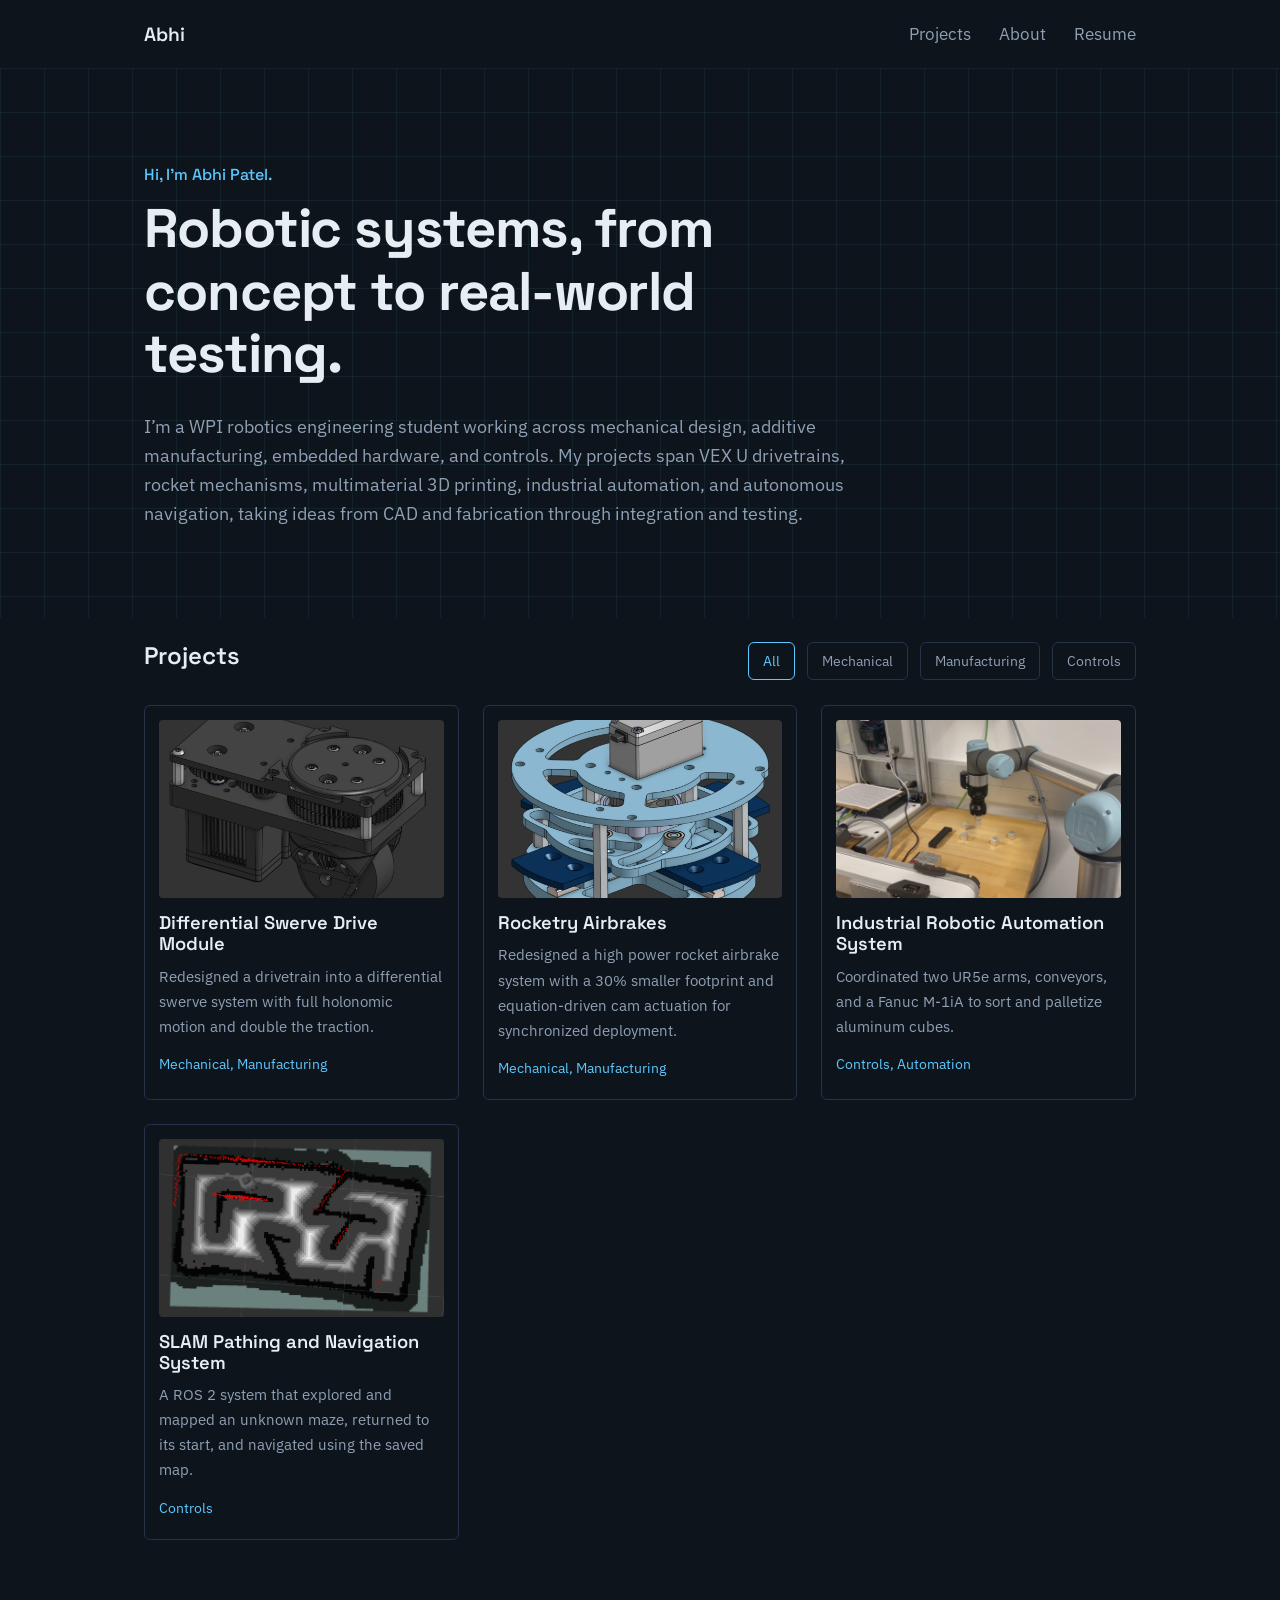
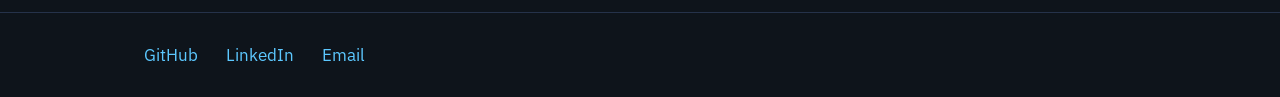
<file: index.html>
<!DOCTYPE html>
<html lang="en">
  <head>
    <meta charset="utf-8">
    <meta name="viewport" content="width=device-width, initial-scale=1">
    <title>Abhi | Robotics Engineering Portfolio</title>
    <meta
      name="description"
      content="Robotics engineering portfolio: mechanical design, manufacturing, and controls."
    >
    <link rel="preconnect" href="https://fonts.googleapis.com">
    <link rel="preconnect" href="https://fonts.gstatic.com" crossorigin>
    <link
      href="https://fonts.googleapis.com/css2?family=IBM+Plex+Sans:wght@400;500&family=Space+Grotesk:wght@500;600;700&display=swap"
      rel="stylesheet"
    >
    <link rel="stylesheet" href="assets/css/style.css">
  </head>
  <body>
    <div data-site-header></div>
    <main>
      <section class="hero">
        <div class="wrap">
          <p class="hero-greeting">Hi, I'm Abhi Patel.</p>
          <h1>Robotic systems, from concept to real-world testing.</h1>
          <p class="lead">
            I’m a WPI robotics engineering student working across mechanical design,
            additive manufacturing, embedded hardware, and controls. My projects span
            VEX U drivetrains, rocket mechanisms, multimaterial 3D printing, industrial
            automation, and autonomous navigation, taking ideas from CAD and fabrication
            through integration and testing.
          </p>
        </div>
      </section>
      <section id="projects" class="wrap">
        <div class="row">
          <h2>Projects</h2>
          <div class="filters" role="group" aria-label="Filter projects">
            <button class="on" data-f="all">All</button>
            <button data-f="mechanical">Mechanical</button>
            <button data-f="manufacturing">Manufacturing</button>
            <button data-f="controls">Controls</button>
          </div>
        </div>
        <div class="grid">
          <!-- <a class="card" href="projects/vex-u-robotics.html" data-tags="mechanical manufacturing">
            <div class="ph "><span>Add photo</span></div>
            <h3>VEX U Robotics: Dual-Robot Ascent System</h3>
            <p>Mechanical design and fabrication lead. Designed a dual-robot ascent system that climbs in five seconds.</p>
            <span class="tags">Mechanical, Manufacturing</span>
          </a> -->

          <a class="card" href="projects/swerve-drive.html" data-tags="mechanical manufacturing">
            <img
              class="media "
              src="assets/images/differential_swerve/differential_swerve_overview.png"
              alt="CAD render of the differential swerve module showing the gear stack, drive motor, and wheel"
              loading="lazy"
            >
            <h3>Differential Swerve Drive Module</h3>
            <p>Redesigned a drivetrain into a differential swerve system with full holonomic motion and double the traction.</p>
            <span class="tags">Mechanical, Manufacturing</span>
          </a>

          <a class="card" href="projects/rocketry-airbrakes.html" data-tags="mechanical manufacturing">
            <img
              class="media"
              src="assets/images/rocketry_airbrakes/airbrakes-overview.png"
              alt="Overview of the rocketry airbrakes assembly"
              loading="lazy"
            >
            <h3>Rocketry Airbrakes</h3>
            <p>Redesigned a high power rocket airbrake system with a 30% smaller footprint and equation-driven cam actuation for synchronized deployment.</p>
            <span class="tags">Mechanical, Manufacturing</span>
          </a>

          <!-- <a class="card" href="projects/multimaterial-3d-printer.html" data-tags="manufacturing controls">
            <div class="ph "><span>Add photo</span></div>
            <h3>Multimaterial FDM 3D Printer</h3>
            <p>Built an open source 3D printer with interchangeable tool heads for printing multiple materials in one part.</p>
            <span class="tags">Manufacturing, Controls</span>
          </a> -->

          <a class="card" href="projects/industrial-automation.html" data-tags="controls">
            <img
              class="media"
              src="assets/images/industrial_automation/industrial_automation_overview.png"
              alt="Fanuc M-1iA above aluminum cubes at the industrial automation cell"
              loading="lazy"
            >
            <h3>Industrial Robotic Automation System</h3>
            <p>Coordinated two UR5e arms, conveyors, and a Fanuc M-1iA to sort and palletize aluminum cubes.</p>
            <span class="tags">Controls, Automation</span>
          </a>

          <a class="card" href="projects/slam-navigation.html" data-tags="controls">
            <img
              class="media"
              src="assets/images/slam_navigation/accurate_localization.png"
              alt="AMCL pose estimate aligned with the TurtleBot3's actual location on the map"
              loading="lazy"
            >
            <h3>SLAM Pathing and Navigation System</h3>
            <p>A ROS 2 system that explored and mapped an unknown maze, returned to its start, and navigated using the saved map.</p>
            <span class="tags">Controls</span>
          </a>

          <!-- <a class="card" href="projects/sensor-interface-pcb.html" data-tags="controls">
            <div class="ph "><span>Add photo</span></div>
            <h3>Embedded Sensor Interface PCB</h3>
            <p>A custom board that connects I2C sensors to a central robot controller for odometry and localization.</p>
            <span class="tags">Controls</span>
          </a> -->
        </div>
      </section>
    </main>

    <script>
      document.querySelectorAll('.filters button').forEach((b) => {
        b.onclick = () => {
          document.querySelectorAll('.filters button').forEach((x) => x.classList.toggle('on', x === b));
          document.querySelectorAll('.card').forEach((c) => {
            c.hidden = b.dataset.f !== 'all' && !c.dataset.tags.includes(b.dataset.f);
          });
        };
      });
    </script>

    <div data-site-footer></div>
    <script src="assets/js/site-shared.js"></script>
  </body>
</html>
</file>
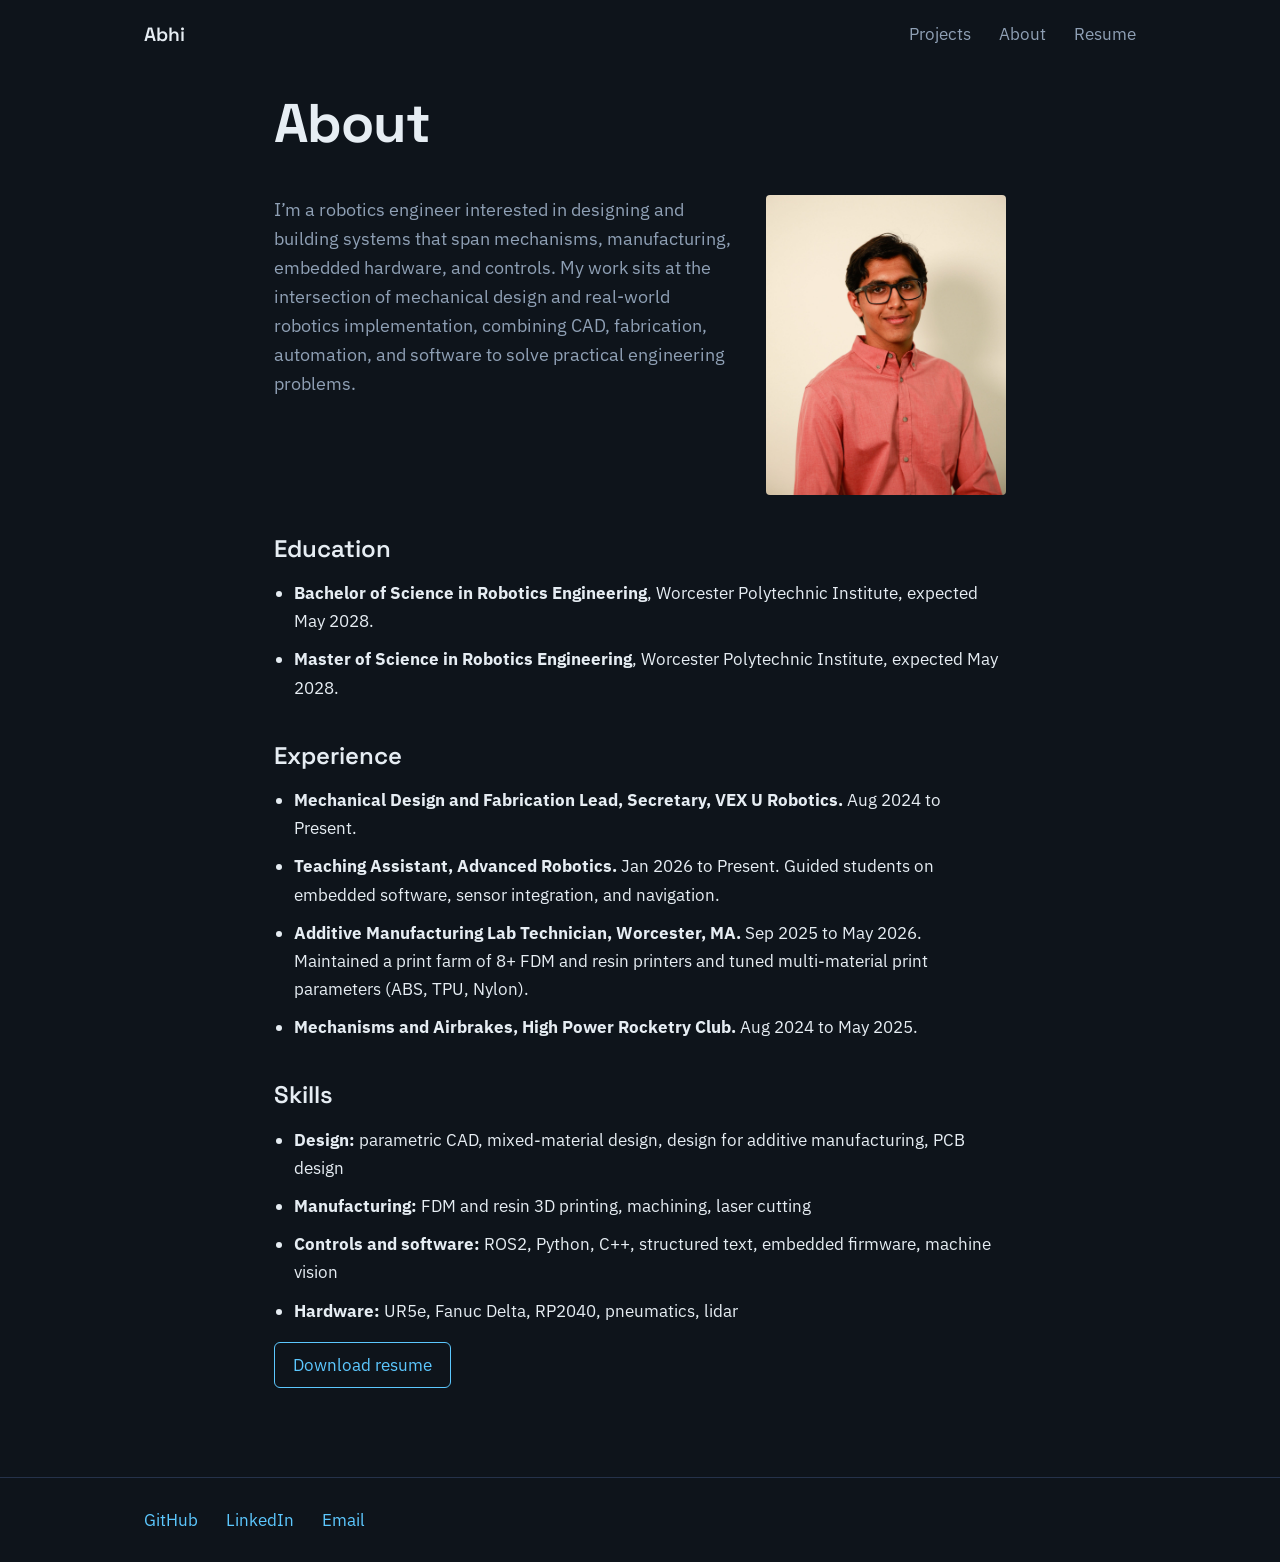
<file: about.html>
<!DOCTYPE html>
<html lang="en">
  <head>
    <meta charset="utf-8">
    <meta name="viewport" content="width=device-width, initial-scale=1">
    <title>About | Abhi</title>
    <meta name="description" content="About Abhi: robotics engineer focused on mechanical design, manufacturing, controls, and embedded systems.">
    <link rel="preconnect" href="https://fonts.googleapis.com">
    <link rel="preconnect" href="https://fonts.gstatic.com" crossorigin>
    <link
      href="https://fonts.googleapis.com/css2?family=IBM+Plex+Sans:wght@400;500&family=Space+Grotesk:wght@500;600;700&display=swap"
      rel="stylesheet"
    >
    <link rel="stylesheet" href="assets/css/style.css">
  </head>
  <body>
    <div data-site-header></div>
    <main class="wrap page">
      <h1>About</h1>
      <section class="about-intro">
        <p class="lead">
          I’m a robotics engineer interested in designing and building systems that span
          mechanisms, manufacturing, embedded hardware, and controls. My work sits at the
          intersection of mechanical design and real-world robotics implementation,
          combining CAD, fabrication, automation, and software to solve practical
          engineering problems.
        </p>
        <img
          class="about-photo"
          src="assets/images/about/profile_picture.jpg"
          alt="Portrait of Abhi Patel"
          loading="lazy"
        >
      </section>
      <section>
        <h2>Education</h2>
        <ul>
          <li><strong>Bachelor of Science in Robotics Engineering</strong>, Worcester Polytechnic Institute, expected May 2028.</li>
          <li><strong>Master of Science in Robotics Engineering</strong>, Worcester Polytechnic Institute, expected May 2028.</li>
        </ul>
      </section>
      <section>
        <h2>Experience</h2>
        <ul>
          <li><strong>Mechanical Design and Fabrication Lead, Secretary, VEX U Robotics.</strong> Aug 2024 to Present.</li>
          <li><strong>Teaching Assistant, Advanced Robotics.</strong> Jan 2026 to Present. Guided students on embedded software, sensor integration, and navigation.</li>
          <li><strong>Additive Manufacturing Lab Technician, Worcester, MA.</strong> Sep 2025 to May 2026. Maintained a print farm of 8+ FDM and resin printers and tuned multi-material print parameters (ABS, TPU, Nylon).</li>
          <li><strong>Mechanisms and Airbrakes, High Power Rocketry Club.</strong> Aug 2024 to May 2025.</li>
        </ul>
      </section>
      <section>
        <h2>Skills</h2>
        <ul>
          <li><strong>Design:</strong> parametric CAD, mixed-material design, design for additive manufacturing, PCB design</li>
          <li><strong>Manufacturing:</strong> FDM and resin 3D printing, machining, laser cutting</li>
          <li><strong>Controls and software:</strong> ROS2, Python, C++, structured text, embedded firmware, machine vision</li>
          <li><strong>Hardware:</strong> UR5e, Fanuc Delta, RP2040, pneumatics, lidar</li>
        </ul>
      </section>
      <p>
        <a class="btn" href="assets/resume/Abhi Patel Resume.pdf">Download resume</a>
      </p>
    </main>
    <div data-site-footer></div>
    <script src="assets/js/site-shared.js"></script>
  </body>
</html>
</file>
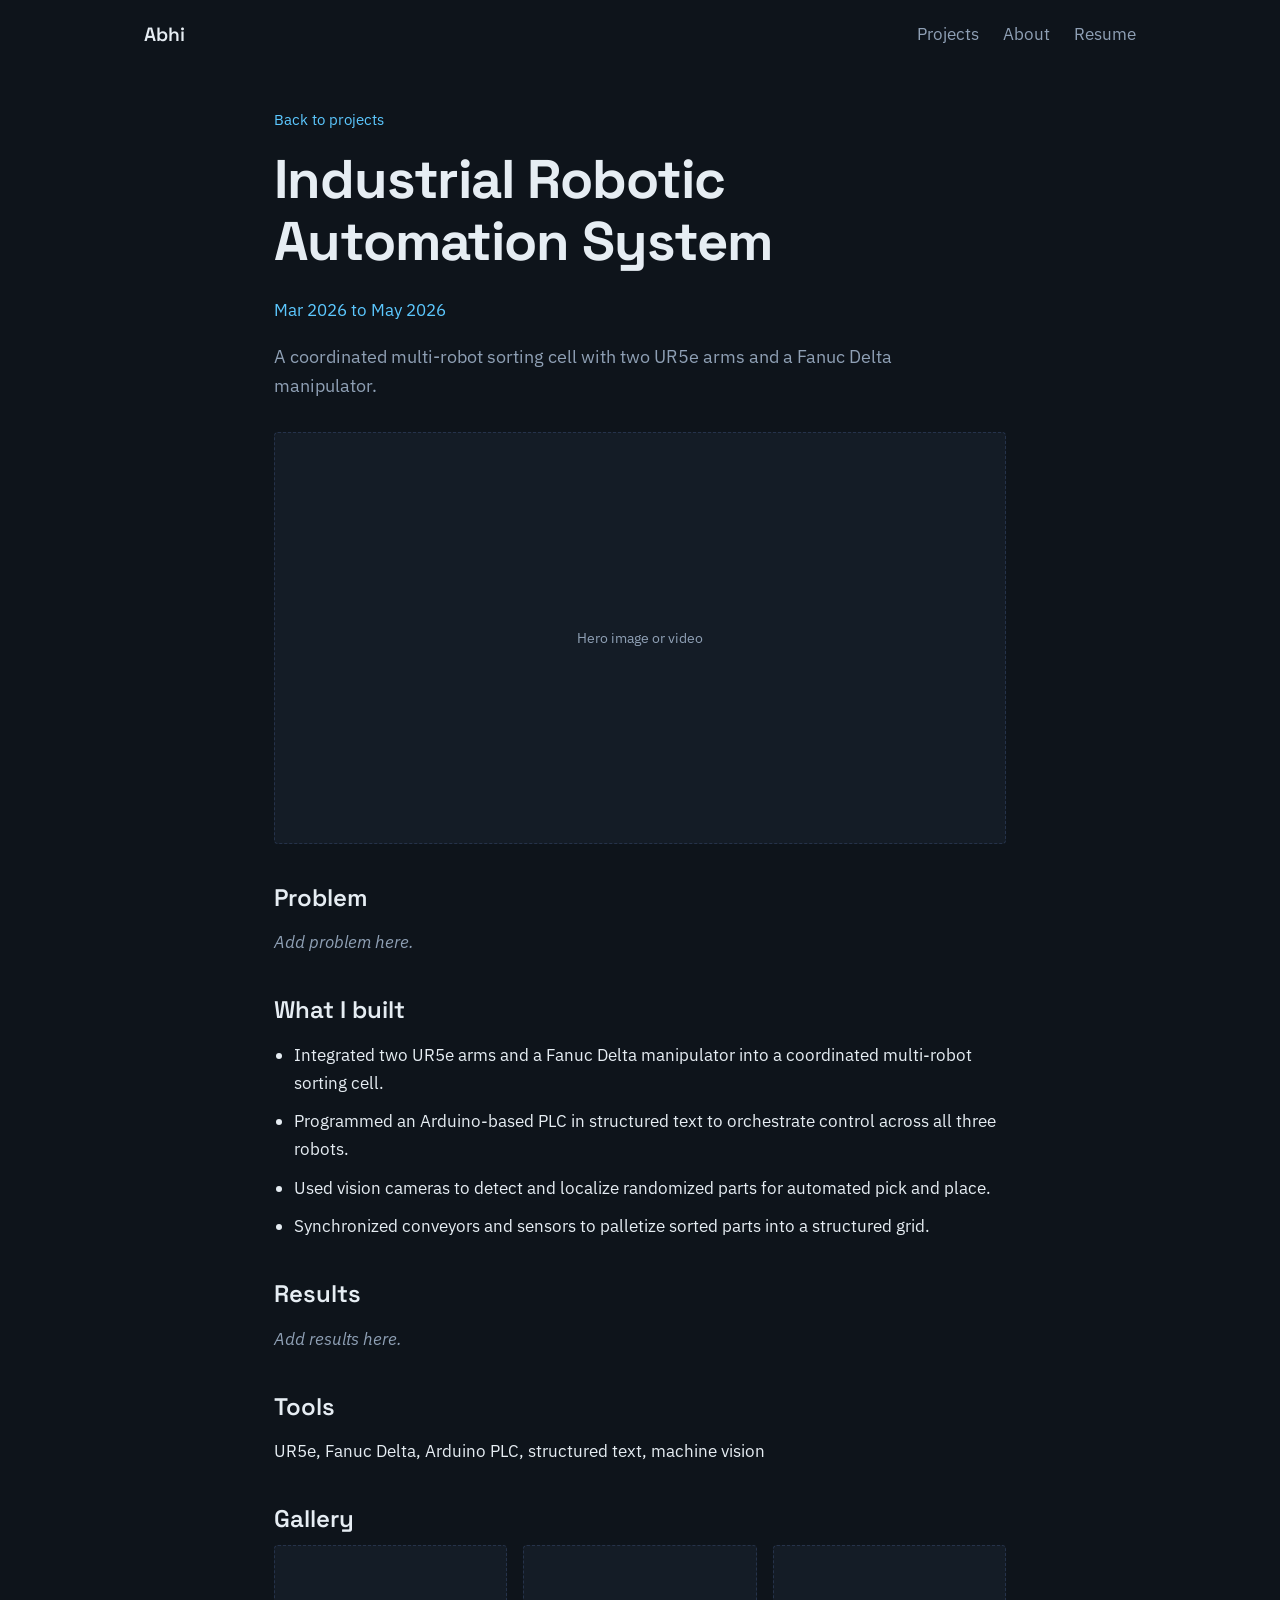
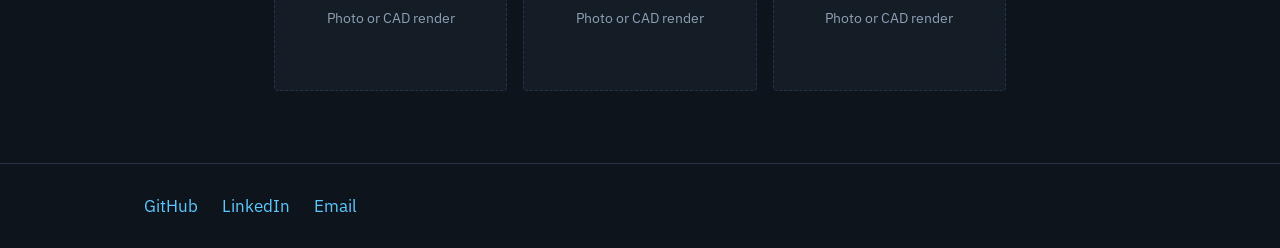
<file: industrial-automation.html>
<!DOCTYPE html><html lang="en"><head><meta charset="utf-8"><meta name="viewport" content="width=device-width, initial-scale=1"><title>Industrial Robotic Automation System | Abhi</title><meta name="description" content="A coordinated multi-robot sorting cell with two UR5e arms and a Fanuc Delta manipulator."><link rel="preconnect" href="https://fonts.googleapis.com"><link rel="preconnect" href="https://fonts.gstatic.com" crossorigin><link href="https://fonts.googleapis.com/css2?family=IBM+Plex+Sans:wght@400;500&family=Space+Grotesk:wght@500;600;700&display=swap" rel="stylesheet"><link rel="stylesheet" href="../assets/css/style.css"></head><body>
<header class="nav"><a class="brand" href="../index.html">Abhi</a><nav><a href="../index.html#projects">Projects</a><a href="../about.html">About</a><a href="../resume.pdf">Resume</a></nav></header>
<main class="wrap page"><p class="back"><a href="../index.html#projects">Back to projects</a></p><h1>Industrial Robotic Automation System</h1><p class="meta">Mar 2026 to May 2026</p><p class="lead">A coordinated multi-robot sorting cell with two UR5e arms and a Fanuc Delta manipulator.</p><div class="ph hero-media"><span>Hero image or video</span></div><section><h2>Problem</h2><p class="todo">Add problem here.</p></section><section><h2>What I built</h2><ul><li>Integrated two UR5e arms and a Fanuc Delta manipulator into a coordinated multi-robot sorting cell.</li><li>Programmed an Arduino-based PLC in structured text to orchestrate control across all three robots.</li><li>Used vision cameras to detect and localize randomized parts for automated pick and place.</li><li>Synchronized conveyors and sensors to palletize sorted parts into a structured grid.</li></ul></section><section><h2>Results</h2><p class="todo">Add results here.</p></section><section><h2>Tools</h2><p>UR5e, Fanuc Delta, Arduino PLC, structured text, machine vision</p></section><section><h2>Gallery</h2><div class="gal"><div class="ph "><span>Photo or CAD render</span></div><div class="ph "><span>Photo or CAD render</span></div><div class="ph "><span>Photo or CAD render</span></div></div></section></main><footer><div class="wrap"><a href="https://github.com/YOUR-USERNAME">GitHub</a><a href="https://linkedin.com/in/YOUR-PROFILE">LinkedIn</a><a href="mailto:you@example.com">Email</a></div></footer></body></html>
</file>
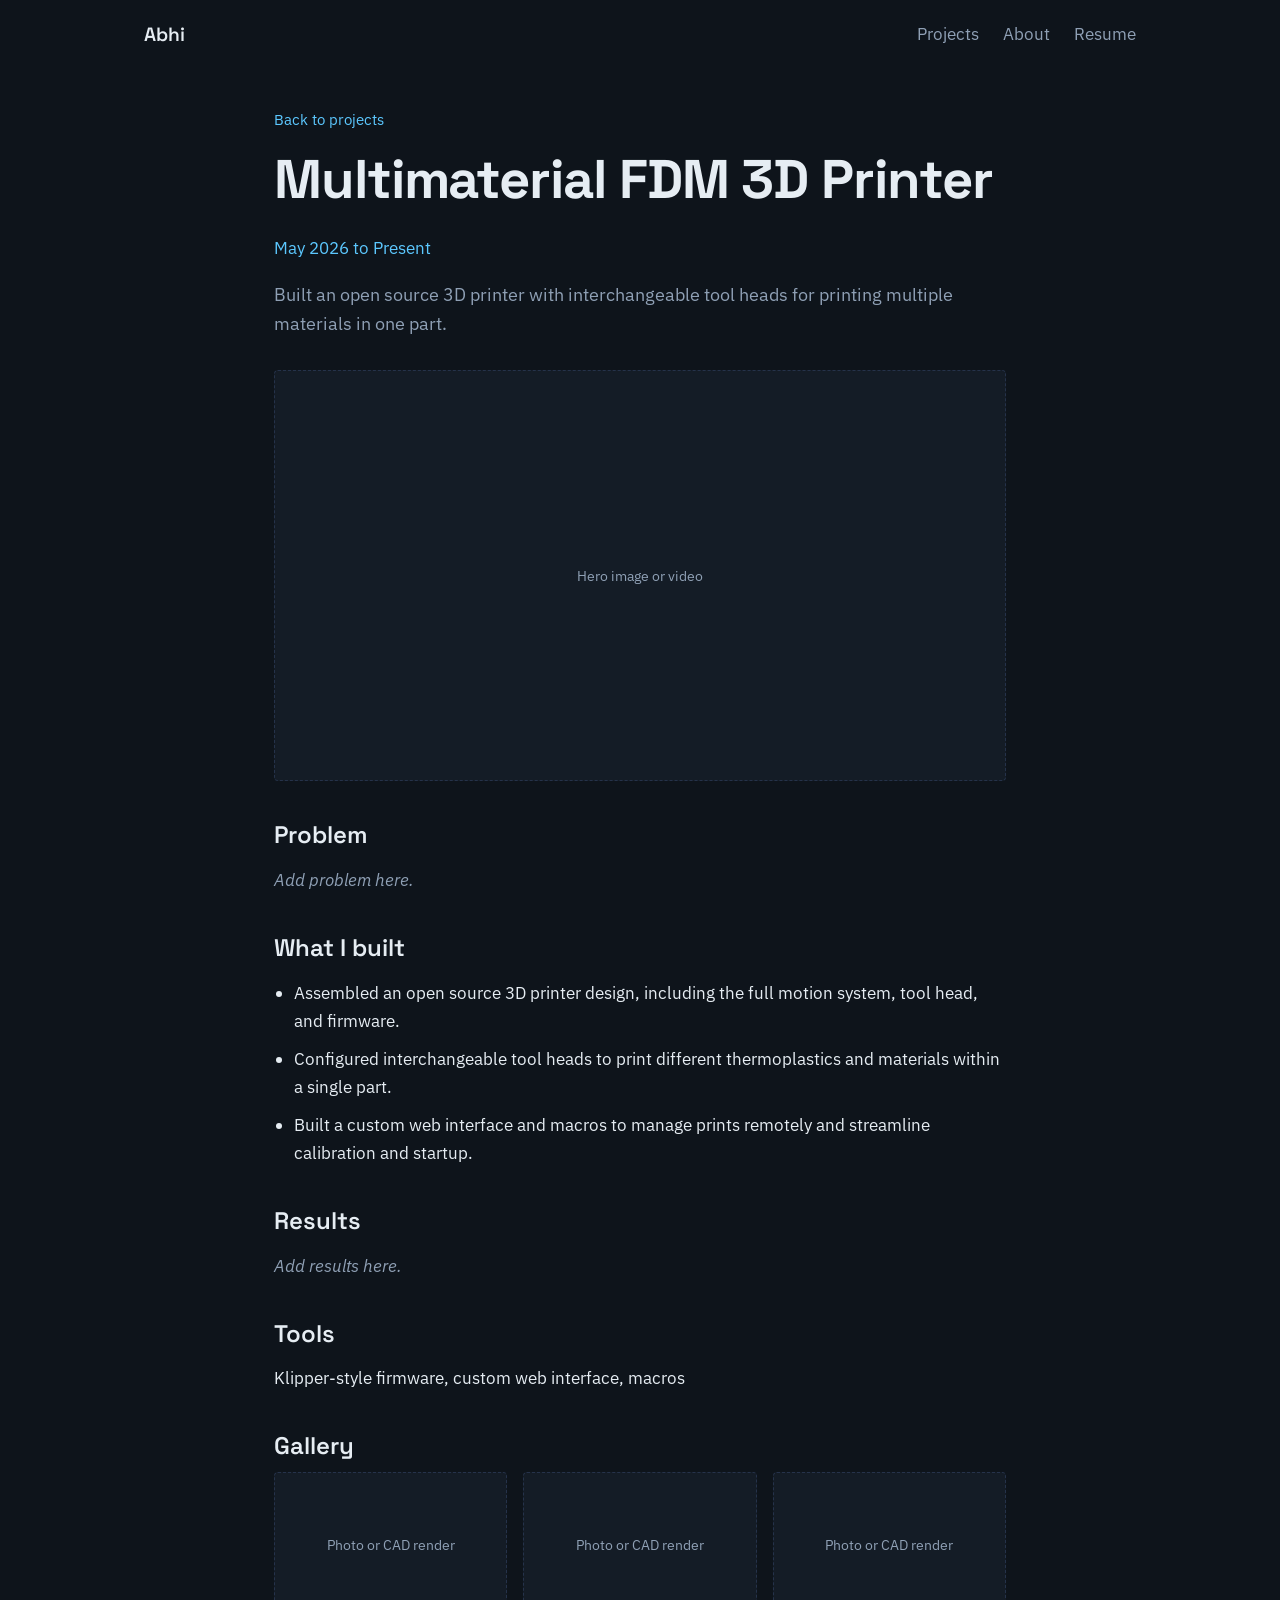
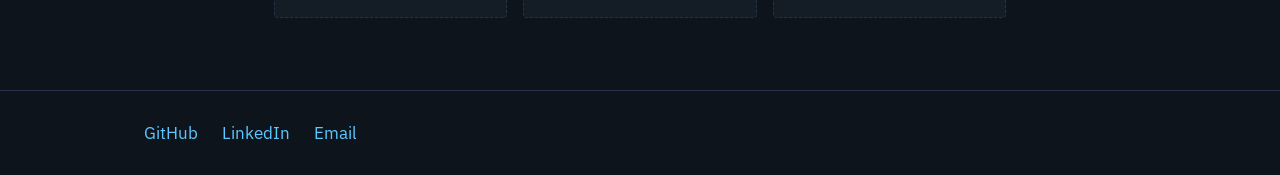
<file: multimaterial-3d-printer.html>
<!DOCTYPE html><html lang="en"><head><meta charset="utf-8"><meta name="viewport" content="width=device-width, initial-scale=1"><title>Multimaterial FDM 3D Printer | Abhi</title><meta name="description" content="Built an open source 3D printer with interchangeable tool heads for printing multiple materials in one part."><link rel="preconnect" href="https://fonts.googleapis.com"><link rel="preconnect" href="https://fonts.gstatic.com" crossorigin><link href="https://fonts.googleapis.com/css2?family=IBM+Plex+Sans:wght@400;500&family=Space+Grotesk:wght@500;600;700&display=swap" rel="stylesheet"><link rel="stylesheet" href="../assets/css/style.css"></head><body>
<header class="nav"><a class="brand" href="../index.html">Abhi</a><nav><a href="../index.html#projects">Projects</a><a href="../about.html">About</a><a href="../resume.pdf">Resume</a></nav></header>
<main class="wrap page"><p class="back"><a href="../index.html#projects">Back to projects</a></p><h1>Multimaterial FDM 3D Printer</h1><p class="meta">May 2026 to Present</p><p class="lead">Built an open source 3D printer with interchangeable tool heads for printing multiple materials in one part.</p><div class="ph hero-media"><span>Hero image or video</span></div><section><h2>Problem</h2><p class="todo">Add problem here.</p></section><section><h2>What I built</h2><ul><li>Assembled an open source 3D printer design, including the full motion system, tool head, and firmware.</li><li>Configured interchangeable tool heads to print different thermoplastics and materials within a single part.</li><li>Built a custom web interface and macros to manage prints remotely and streamline calibration and startup.</li></ul></section><section><h2>Results</h2><p class="todo">Add results here.</p></section><section><h2>Tools</h2><p>Klipper-style firmware, custom web interface, macros</p></section><section><h2>Gallery</h2><div class="gal"><div class="ph "><span>Photo or CAD render</span></div><div class="ph "><span>Photo or CAD render</span></div><div class="ph "><span>Photo or CAD render</span></div></div></section></main><footer><div class="wrap"><a href="https://github.com/YOUR-USERNAME">GitHub</a><a href="https://linkedin.com/in/YOUR-PROFILE">LinkedIn</a><a href="mailto:you@example.com">Email</a></div></footer></body></html>
</file>
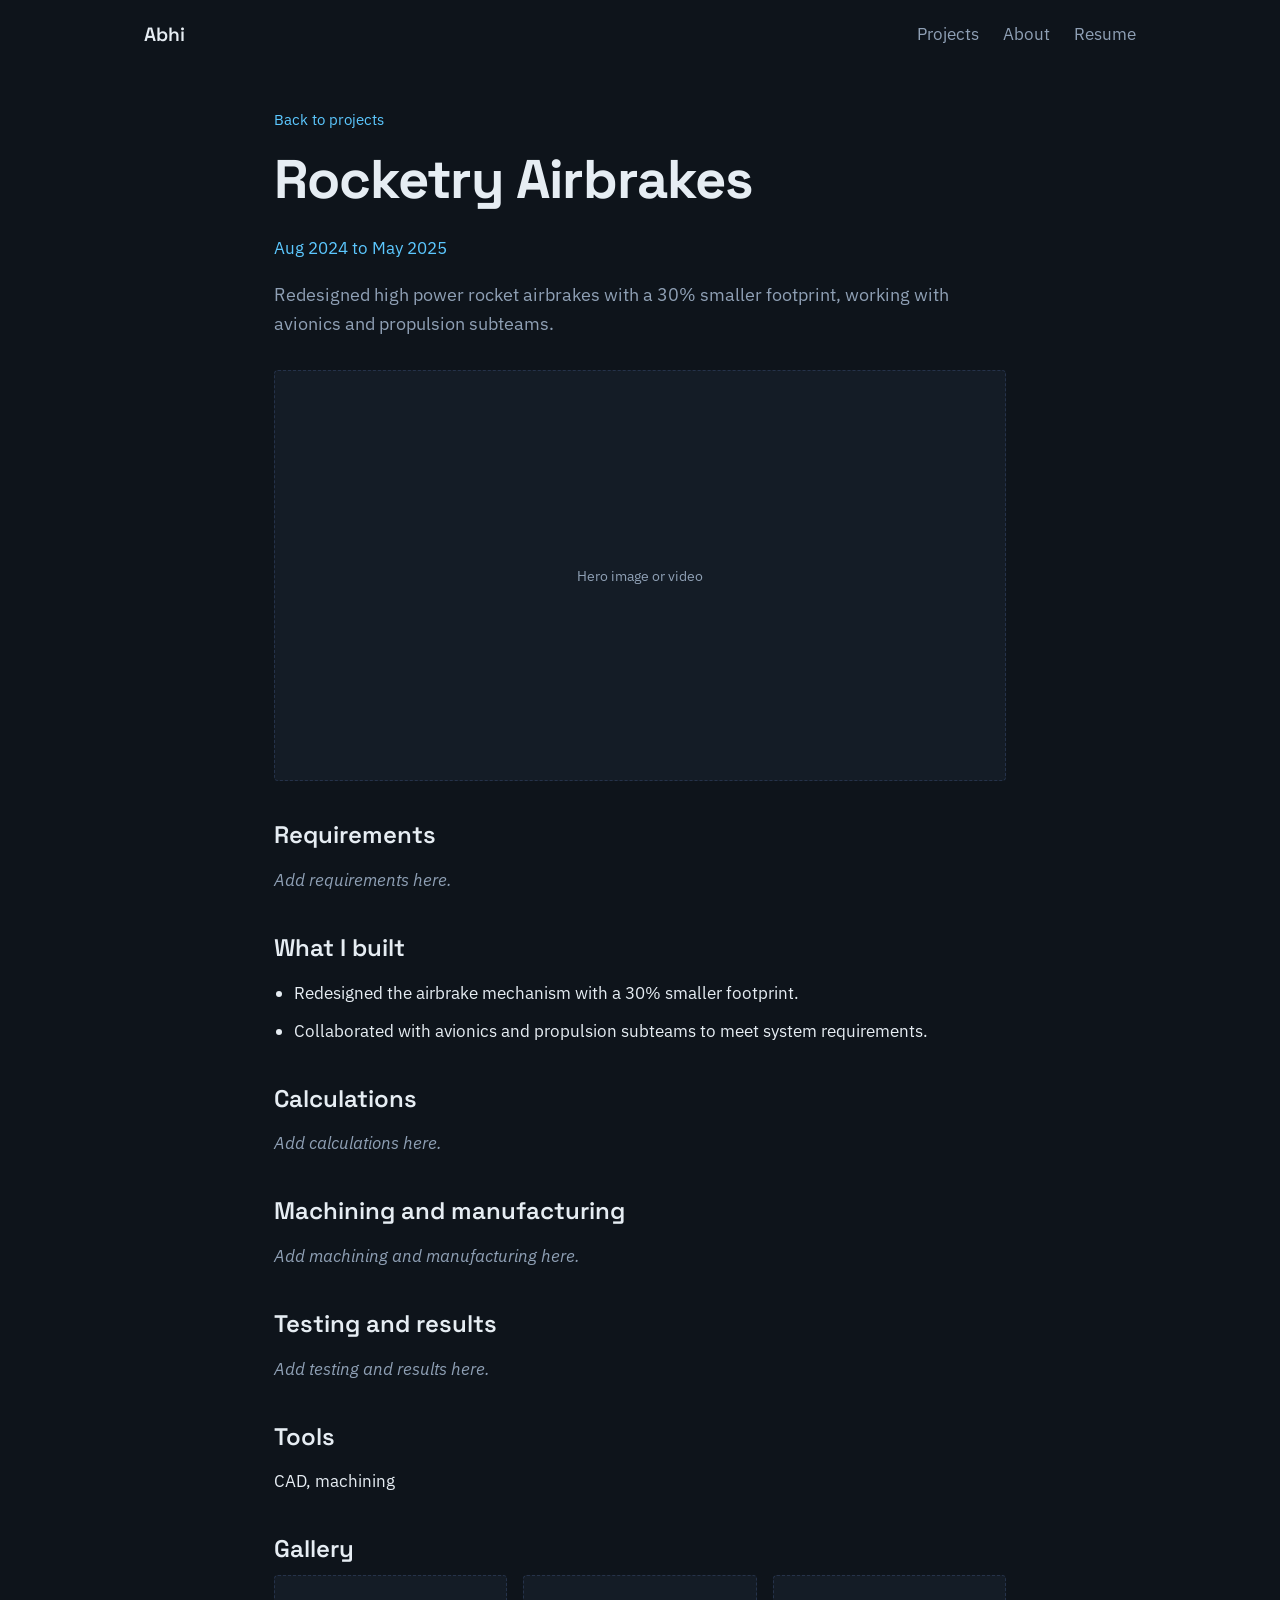
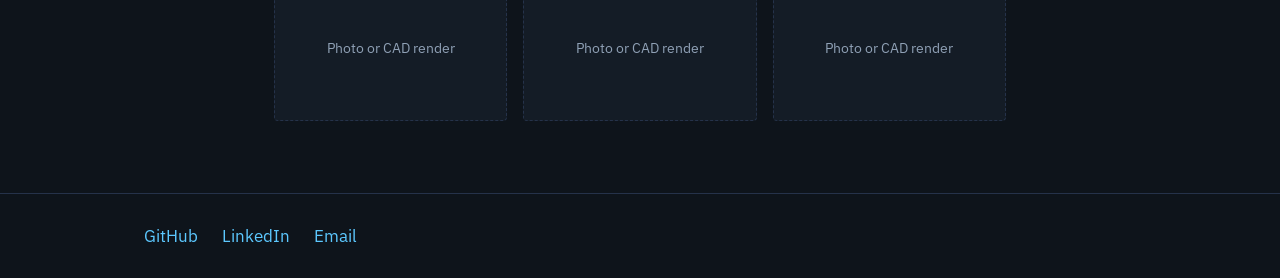
<file: rocketry-airbrakes.html>
<!DOCTYPE html><html lang="en"><head><meta charset="utf-8"><meta name="viewport" content="width=device-width, initial-scale=1"><title>Rocketry Airbrakes | Abhi</title><meta name="description" content="Redesigned high power rocket airbrakes with a 30% smaller footprint, working with avionics and propulsion subteams."><link rel="preconnect" href="https://fonts.googleapis.com"><link rel="preconnect" href="https://fonts.gstatic.com" crossorigin><link href="https://fonts.googleapis.com/css2?family=IBM+Plex+Sans:wght@400;500&family=Space+Grotesk:wght@500;600;700&display=swap" rel="stylesheet"><link rel="stylesheet" href="../assets/css/style.css"></head><body>
<header class="nav"><a class="brand" href="../index.html">Abhi</a><nav><a href="../index.html#projects">Projects</a><a href="../about.html">About</a><a href="../resume.pdf">Resume</a></nav></header>
<main class="wrap page"><p class="back"><a href="../index.html#projects">Back to projects</a></p><h1>Rocketry Airbrakes</h1><p class="meta">Aug 2024 to May 2025</p><p class="lead">Redesigned high power rocket airbrakes with a 30% smaller footprint, working with avionics and propulsion subteams.</p><div class="ph hero-media"><span>Hero image or video</span></div><section><h2>Requirements</h2><p class="todo">Add requirements here.</p></section><section><h2>What I built</h2><ul><li>Redesigned the airbrake mechanism with a 30% smaller footprint.</li><li>Collaborated with avionics and propulsion subteams to meet system requirements.</li></ul></section><section><h2>Calculations</h2><p class="todo">Add calculations here.</p></section><section><h2>Machining and manufacturing</h2><p class="todo">Add machining and manufacturing here.</p></section><section><h2>Testing and results</h2><p class="todo">Add testing and results here.</p></section><section><h2>Tools</h2><p>CAD, machining</p></section><section><h2>Gallery</h2><div class="gal"><div class="ph "><span>Photo or CAD render</span></div><div class="ph "><span>Photo or CAD render</span></div><div class="ph "><span>Photo or CAD render</span></div></div></section></main><footer><div class="wrap"><a href="https://github.com/YOUR-USERNAME">GitHub</a><a href="https://linkedin.com/in/YOUR-PROFILE">LinkedIn</a><a href="mailto:you@example.com">Email</a></div></footer></body></html>
</file>
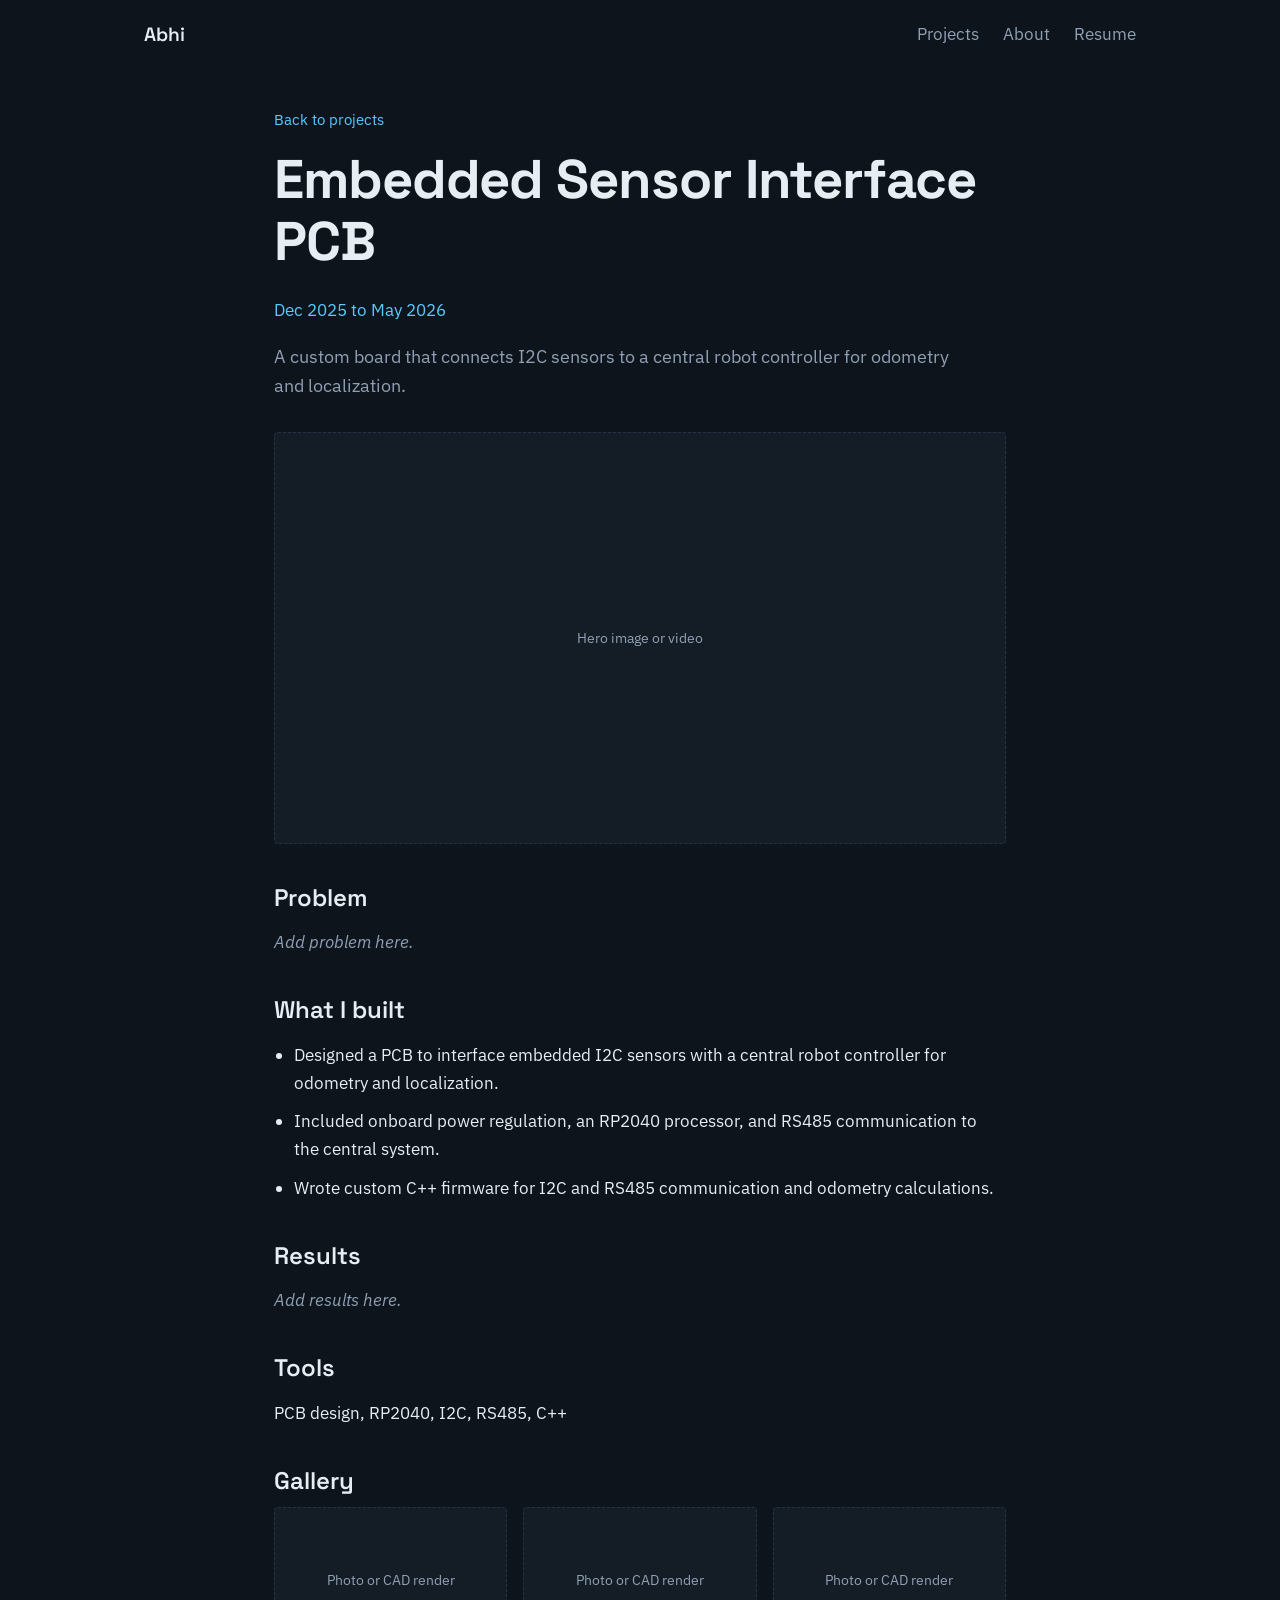
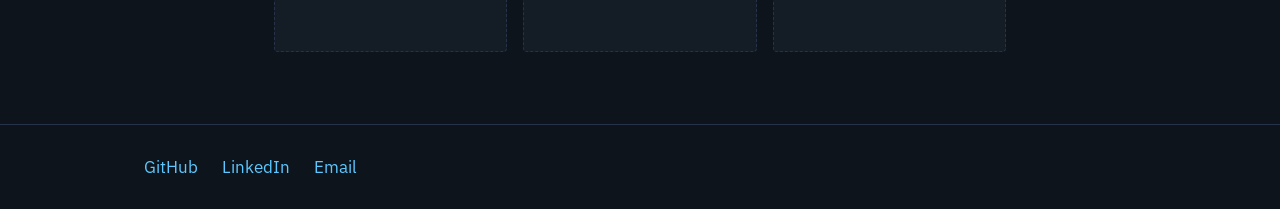
<file: sensor-interface-pcb.html>
<!DOCTYPE html><html lang="en"><head><meta charset="utf-8"><meta name="viewport" content="width=device-width, initial-scale=1"><title>Embedded Sensor Interface PCB | Abhi</title><meta name="description" content="A custom board that connects I2C sensors to a central robot controller for odometry and localization."><link rel="preconnect" href="https://fonts.googleapis.com"><link rel="preconnect" href="https://fonts.gstatic.com" crossorigin><link href="https://fonts.googleapis.com/css2?family=IBM+Plex+Sans:wght@400;500&family=Space+Grotesk:wght@500;600;700&display=swap" rel="stylesheet"><link rel="stylesheet" href="../assets/css/style.css"></head><body>
<header class="nav"><a class="brand" href="../index.html">Abhi</a><nav><a href="../index.html#projects">Projects</a><a href="../about.html">About</a><a href="../resume.pdf">Resume</a></nav></header>
<main class="wrap page"><p class="back"><a href="../index.html#projects">Back to projects</a></p><h1>Embedded Sensor Interface PCB</h1><p class="meta">Dec 2025 to May 2026</p><p class="lead">A custom board that connects I2C sensors to a central robot controller for odometry and localization.</p><div class="ph hero-media"><span>Hero image or video</span></div><section><h2>Problem</h2><p class="todo">Add problem here.</p></section><section><h2>What I built</h2><ul><li>Designed a PCB to interface embedded I2C sensors with a central robot controller for odometry and localization.</li><li>Included onboard power regulation, an RP2040 processor, and RS485 communication to the central system.</li><li>Wrote custom C++ firmware for I2C and RS485 communication and odometry calculations.</li></ul></section><section><h2>Results</h2><p class="todo">Add results here.</p></section><section><h2>Tools</h2><p>PCB design, RP2040, I2C, RS485, C++</p></section><section><h2>Gallery</h2><div class="gal"><div class="ph "><span>Photo or CAD render</span></div><div class="ph "><span>Photo or CAD render</span></div><div class="ph "><span>Photo or CAD render</span></div></div></section></main><footer><div class="wrap"><a href="https://github.com/YOUR-USERNAME">GitHub</a><a href="https://linkedin.com/in/YOUR-PROFILE">LinkedIn</a><a href="mailto:you@example.com">Email</a></div></footer></body></html>
</file>
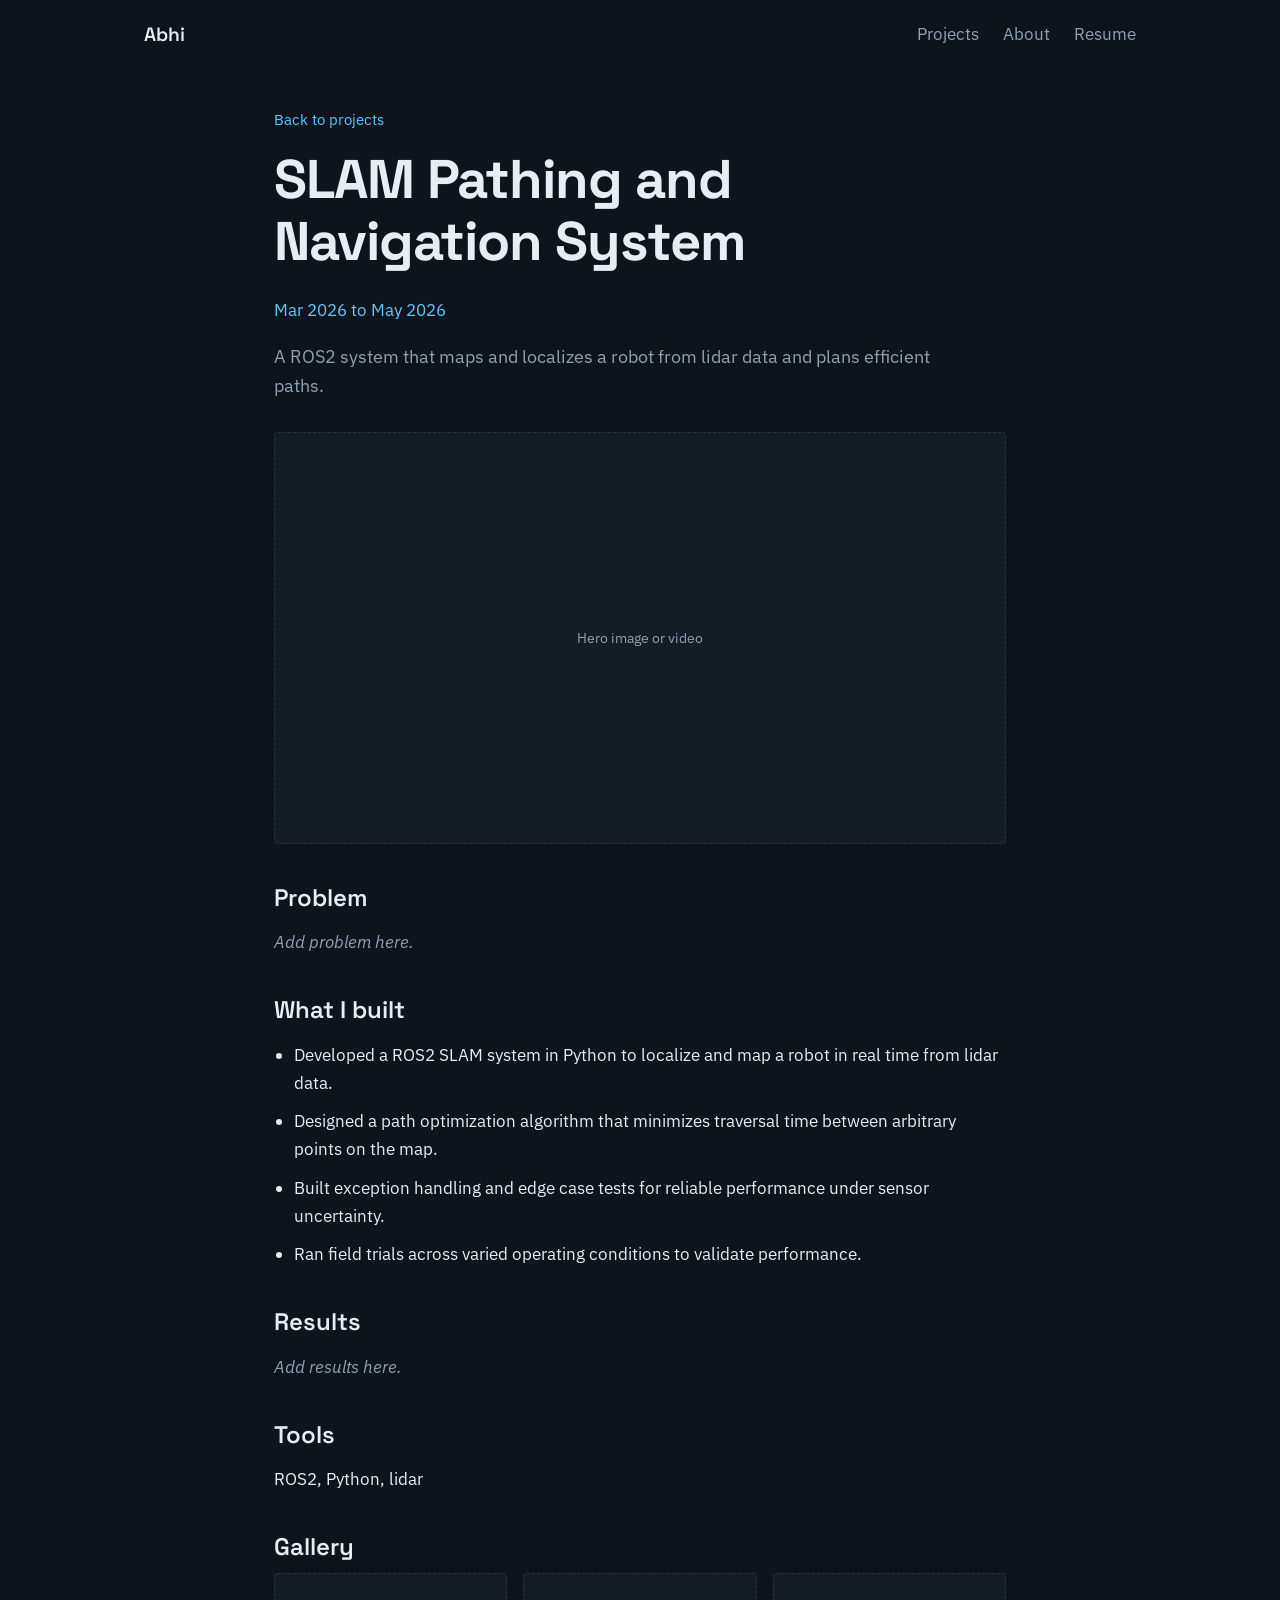
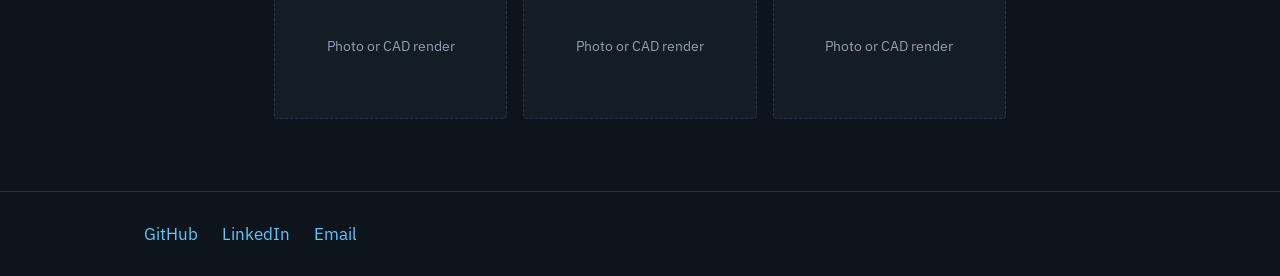
<file: slam-navigation.html>
<!DOCTYPE html><html lang="en"><head><meta charset="utf-8"><meta name="viewport" content="width=device-width, initial-scale=1"><title>SLAM Pathing and Navigation System | Abhi</title><meta name="description" content="A ROS2 system that maps and localizes a robot from lidar data and plans efficient paths."><link rel="preconnect" href="https://fonts.googleapis.com"><link rel="preconnect" href="https://fonts.gstatic.com" crossorigin><link href="https://fonts.googleapis.com/css2?family=IBM+Plex+Sans:wght@400;500&family=Space+Grotesk:wght@500;600;700&display=swap" rel="stylesheet"><link rel="stylesheet" href="../assets/css/style.css"></head><body>
<header class="nav"><a class="brand" href="../index.html">Abhi</a><nav><a href="../index.html#projects">Projects</a><a href="../about.html">About</a><a href="../resume.pdf">Resume</a></nav></header>
<main class="wrap page"><p class="back"><a href="../index.html#projects">Back to projects</a></p><h1>SLAM Pathing and Navigation System</h1><p class="meta">Mar 2026 to May 2026</p><p class="lead">A ROS2 system that maps and localizes a robot from lidar data and plans efficient paths.</p><div class="ph hero-media"><span>Hero image or video</span></div><section><h2>Problem</h2><p class="todo">Add problem here.</p></section><section><h2>What I built</h2><ul><li>Developed a ROS2 SLAM system in Python to localize and map a robot in real time from lidar data.</li><li>Designed a path optimization algorithm that minimizes traversal time between arbitrary points on the map.</li><li>Built exception handling and edge case tests for reliable performance under sensor uncertainty.</li><li>Ran field trials across varied operating conditions to validate performance.</li></ul></section><section><h2>Results</h2><p class="todo">Add results here.</p></section><section><h2>Tools</h2><p>ROS2, Python, lidar</p></section><section><h2>Gallery</h2><div class="gal"><div class="ph "><span>Photo or CAD render</span></div><div class="ph "><span>Photo or CAD render</span></div><div class="ph "><span>Photo or CAD render</span></div></div></section></main><footer><div class="wrap"><a href="https://github.com/YOUR-USERNAME">GitHub</a><a href="https://linkedin.com/in/YOUR-PROFILE">LinkedIn</a><a href="mailto:you@example.com">Email</a></div></footer></body></html>
</file>
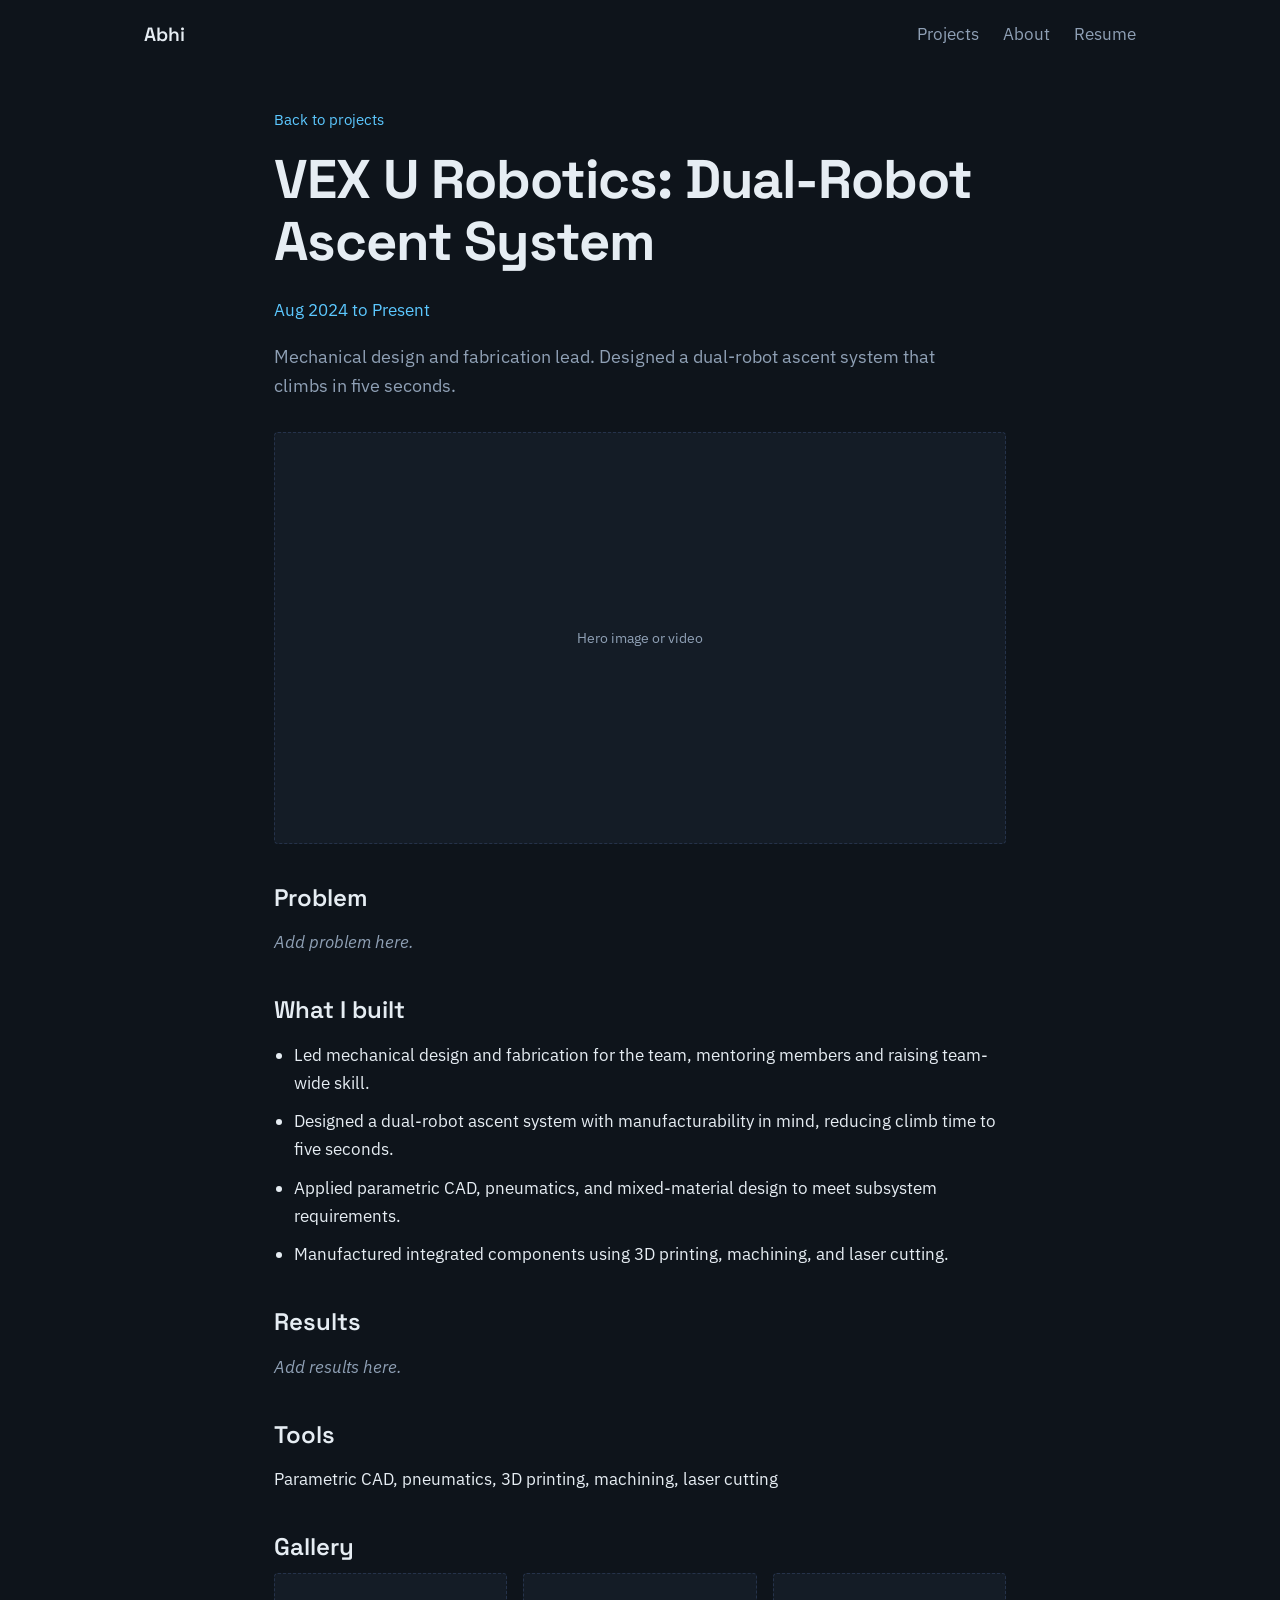
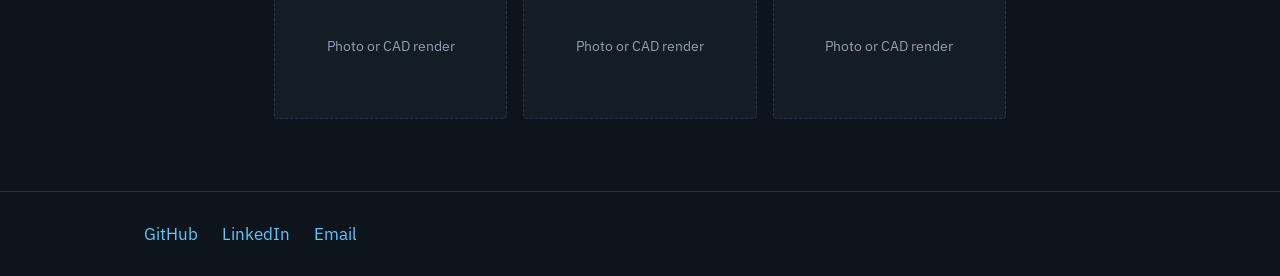
<file: vex-u-robotics.html>
<!DOCTYPE html><html lang="en"><head><meta charset="utf-8"><meta name="viewport" content="width=device-width, initial-scale=1"><title>VEX U Robotics: Dual-Robot Ascent System | Abhi</title><meta name="description" content="Mechanical design and fabrication lead. Designed a dual-robot ascent system that climbs in five seconds."><link rel="preconnect" href="https://fonts.googleapis.com"><link rel="preconnect" href="https://fonts.gstatic.com" crossorigin><link href="https://fonts.googleapis.com/css2?family=IBM+Plex+Sans:wght@400;500&family=Space+Grotesk:wght@500;600;700&display=swap" rel="stylesheet"><link rel="stylesheet" href="../assets/css/style.css"></head><body>
<header class="nav"><a class="brand" href="../index.html">Abhi</a><nav><a href="../index.html#projects">Projects</a><a href="../about.html">About</a><a href="../resume.pdf">Resume</a></nav></header>
<main class="wrap page"><p class="back"><a href="../index.html#projects">Back to projects</a></p><h1>VEX U Robotics: Dual-Robot Ascent System</h1><p class="meta">Aug 2024 to Present</p><p class="lead">Mechanical design and fabrication lead. Designed a dual-robot ascent system that climbs in five seconds.</p><div class="ph hero-media"><span>Hero image or video</span></div><section><h2>Problem</h2><p class="todo">Add problem here.</p></section><section><h2>What I built</h2><ul><li>Led mechanical design and fabrication for the team, mentoring members and raising team-wide skill.</li><li>Designed a dual-robot ascent system with manufacturability in mind, reducing climb time to five seconds.</li><li>Applied parametric CAD, pneumatics, and mixed-material design to meet subsystem requirements.</li><li>Manufactured integrated components using 3D printing, machining, and laser cutting.</li></ul></section><section><h2>Results</h2><p class="todo">Add results here.</p></section><section><h2>Tools</h2><p>Parametric CAD, pneumatics, 3D printing, machining, laser cutting</p></section><section><h2>Gallery</h2><div class="gal"><div class="ph "><span>Photo or CAD render</span></div><div class="ph "><span>Photo or CAD render</span></div><div class="ph "><span>Photo or CAD render</span></div></div></section></main><footer><div class="wrap"><a href="https://github.com/YOUR-USERNAME">GitHub</a><a href="https://linkedin.com/in/YOUR-PROFILE">LinkedIn</a><a href="mailto:you@example.com">Email</a></div></footer></body></html>
</file>
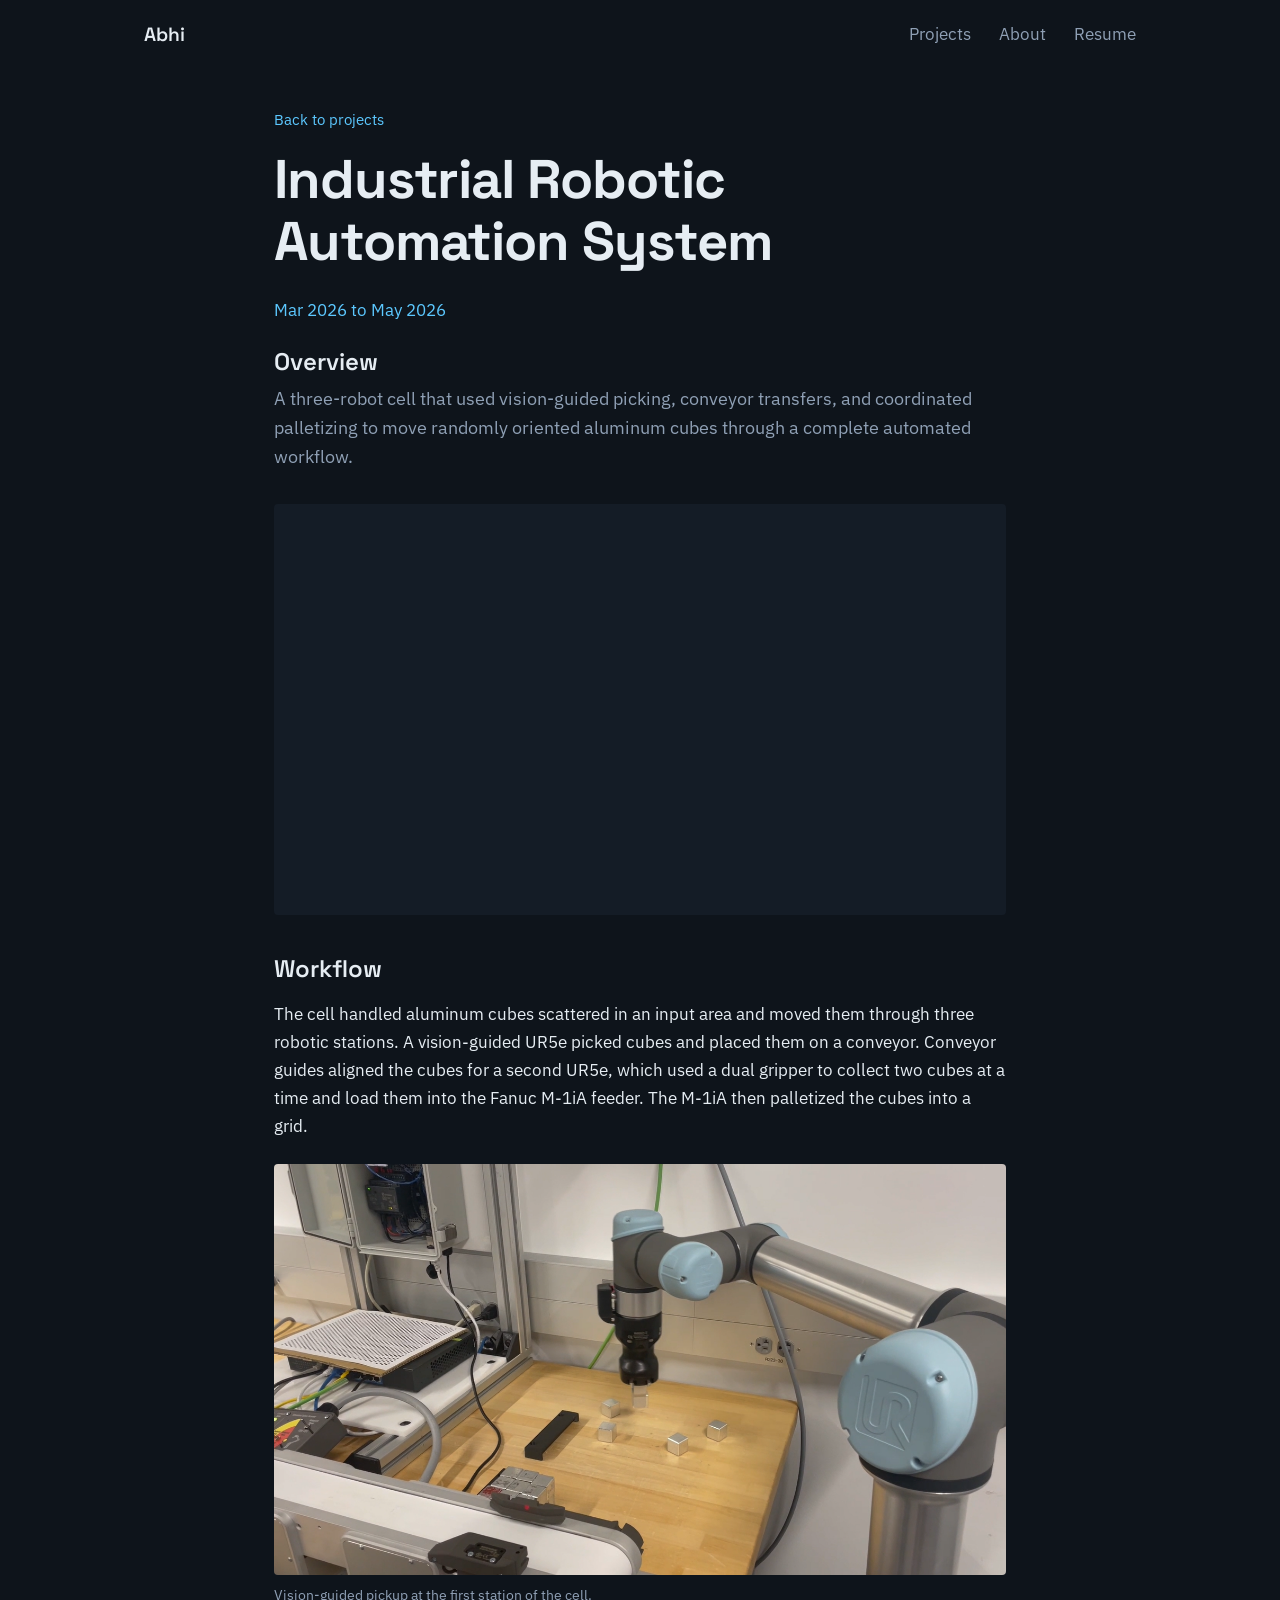
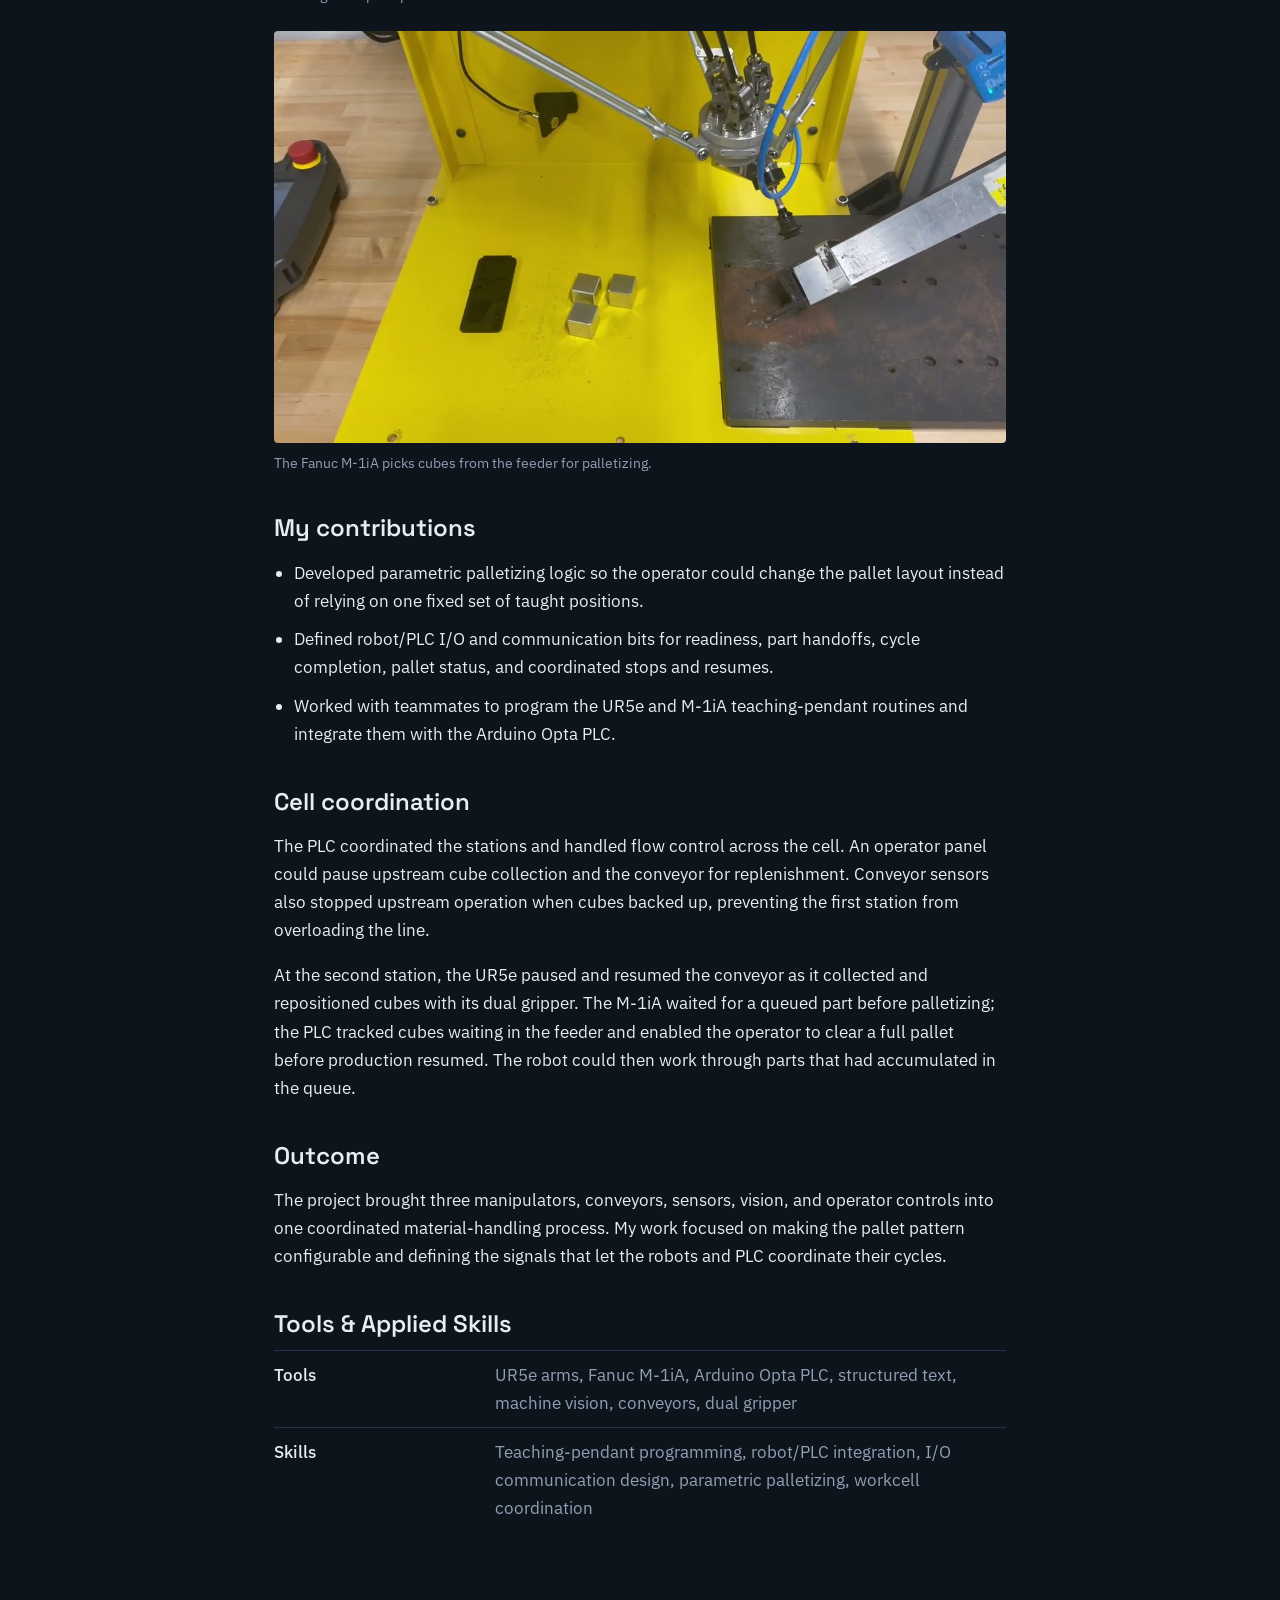
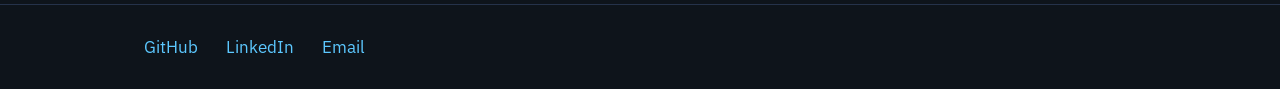
<file: projects/industrial-automation.html>
<!DOCTYPE html>
<html lang="en">
  <head>
    <meta charset="utf-8">
    <meta name="viewport" content="width=device-width, initial-scale=1">
    <title>Industrial Robotic Automation System | Abhi</title>
    <meta
      name="description"
      content="A vision-guided automation cell coordinating two UR5e arms, a Fanuc M-1iA, conveyors, and an Arduino PLC to palletize aluminum cubes."
    >
    <link rel="preconnect" href="https://fonts.googleapis.com">
    <link rel="preconnect" href="https://fonts.gstatic.com" crossorigin>
    <link
      href="https://fonts.googleapis.com/css2?family=IBM+Plex+Sans:wght@400;500&family=Space+Grotesk:wght@500;600;700&display=swap"
      rel="stylesheet"
    >
    <link rel="stylesheet" href="../assets/css/style.css">
  </head>
  <body>
    <div data-site-header></div>
    <main class="wrap page">
      <p class="back"><a href="../index.html#projects">Back to projects</a></p>
      <h1>Industrial Robotic Automation System</h1>
      <p class="meta">Mar 2026 to May 2026</p>
      <section class="project-overview">
        <h2>Overview</h2>
        <p class="lead">
          A three-robot cell that used vision-guided picking, conveyor transfers, and
          coordinated palletizing to move randomly oriented aluminum cubes through a
          complete automated workflow.
        </p>
      </section>
      <div class="video-embed hero-media">
        <iframe
          src="https://www.youtube-nocookie.com/embed/equJrxqz3CE?autoplay=1&mute=1&loop=1&playlist=equJrxqz3CE&rel=0&playsinline=1&controls=1"
          title="Industrial robotic automation cell overview"
          allow="autoplay; encrypted-media; picture-in-picture"
          referrerpolicy="strict-origin-when-cross-origin"
          allowfullscreen
        ></iframe>
      </div>
      <section>
        <h2>Workflow</h2>
        <p>
          The cell handled aluminum cubes scattered in an input area and moved them
          through three robotic stations. A vision-guided UR5e picked cubes and placed
          them on a conveyor. Conveyor guides aligned the cubes for a second UR5e,
          which used a dual gripper to collect two cubes at a time and load them into
          the Fanuc M-1iA feeder. The M-1iA then palletized the cubes into a grid.
        </p>
        <figure class="project-figure">
          <img
            class="media"
            src="../assets/images/industrial_automation/industrial_automation_overview.png"
            alt="First UR5e positioned over randomly arranged aluminum cubes at the input station"
            loading="lazy"
          >
          <figcaption>Vision-guided pickup at the first station of the cell.</figcaption>
        </figure>
        <figure class="project-figure">
          <img
            class="media"
            src="../assets/images/industrial_automation/fanuc_m1ia_palletizing.jpg"
            alt="Fanuc M-1iA delta manipulator working over aluminum cubes at the palletizing station"
            loading="lazy"
          >
          <figcaption>The Fanuc M-1iA picks cubes from the feeder for palletizing.</figcaption>
        </figure>
      </section>
      <section>
        <h2>My contributions</h2>
        <ul>
          <li>
            Developed parametric palletizing logic so the operator could change the
            pallet layout instead of relying on one fixed set of taught positions.
          </li>
          <li>
            Defined robot/PLC I/O and communication bits for readiness, part handoffs,
            cycle completion, pallet status, and coordinated stops and resumes.
          </li>
          <li>
            Worked with teammates to program the UR5e and M-1iA teaching-pendant
            routines and integrate them with the Arduino Opta PLC.
          </li>
        </ul>
      </section>
      <section>
        <h2>Cell coordination</h2>
        <p>
          The PLC coordinated the stations and handled flow control across the cell.
          An operator panel could pause upstream cube collection and the conveyor for
          replenishment. Conveyor sensors also stopped upstream operation when cubes
          backed up, preventing the first station from overloading the line.
        </p>
        <p>
          At the second station, the UR5e paused and resumed the conveyor as it
          collected and repositioned cubes with its dual gripper. The M-1iA waited for
          a queued part before palletizing; the PLC tracked cubes waiting in the feeder
          and enabled the operator to clear a full pallet before production resumed.
          The robot could then work through parts that had accumulated in the queue.
        </p>
      </section>
      <section>
        <h2>Outcome</h2>
        <p>
          The project brought three manipulators, conveyors, sensors, vision, and
          operator controls into one coordinated material-handling process. My work
          focused on making the pallet pattern configurable and defining the signals
          that let the robots and PLC coordinate their cycles.
        </p>
      </section>
      <section>
        <h2>Tools &amp; Applied Skills</h2>
        <dl class="tech-list">
          <div><dt>Tools</dt><dd>UR5e arms, Fanuc M-1iA, Arduino Opta PLC, structured text, machine vision, conveyors, dual gripper</dd></div>
          <div><dt>Skills</dt><dd>Teaching-pendant programming, robot/PLC integration, I/O communication design, parametric palletizing, workcell coordination</dd></div>
        </dl>
      </section>
    </main>
    <div data-site-footer></div>
    <script src="../assets/js/site-shared.js"></script>
  </body>
</html>
</file>
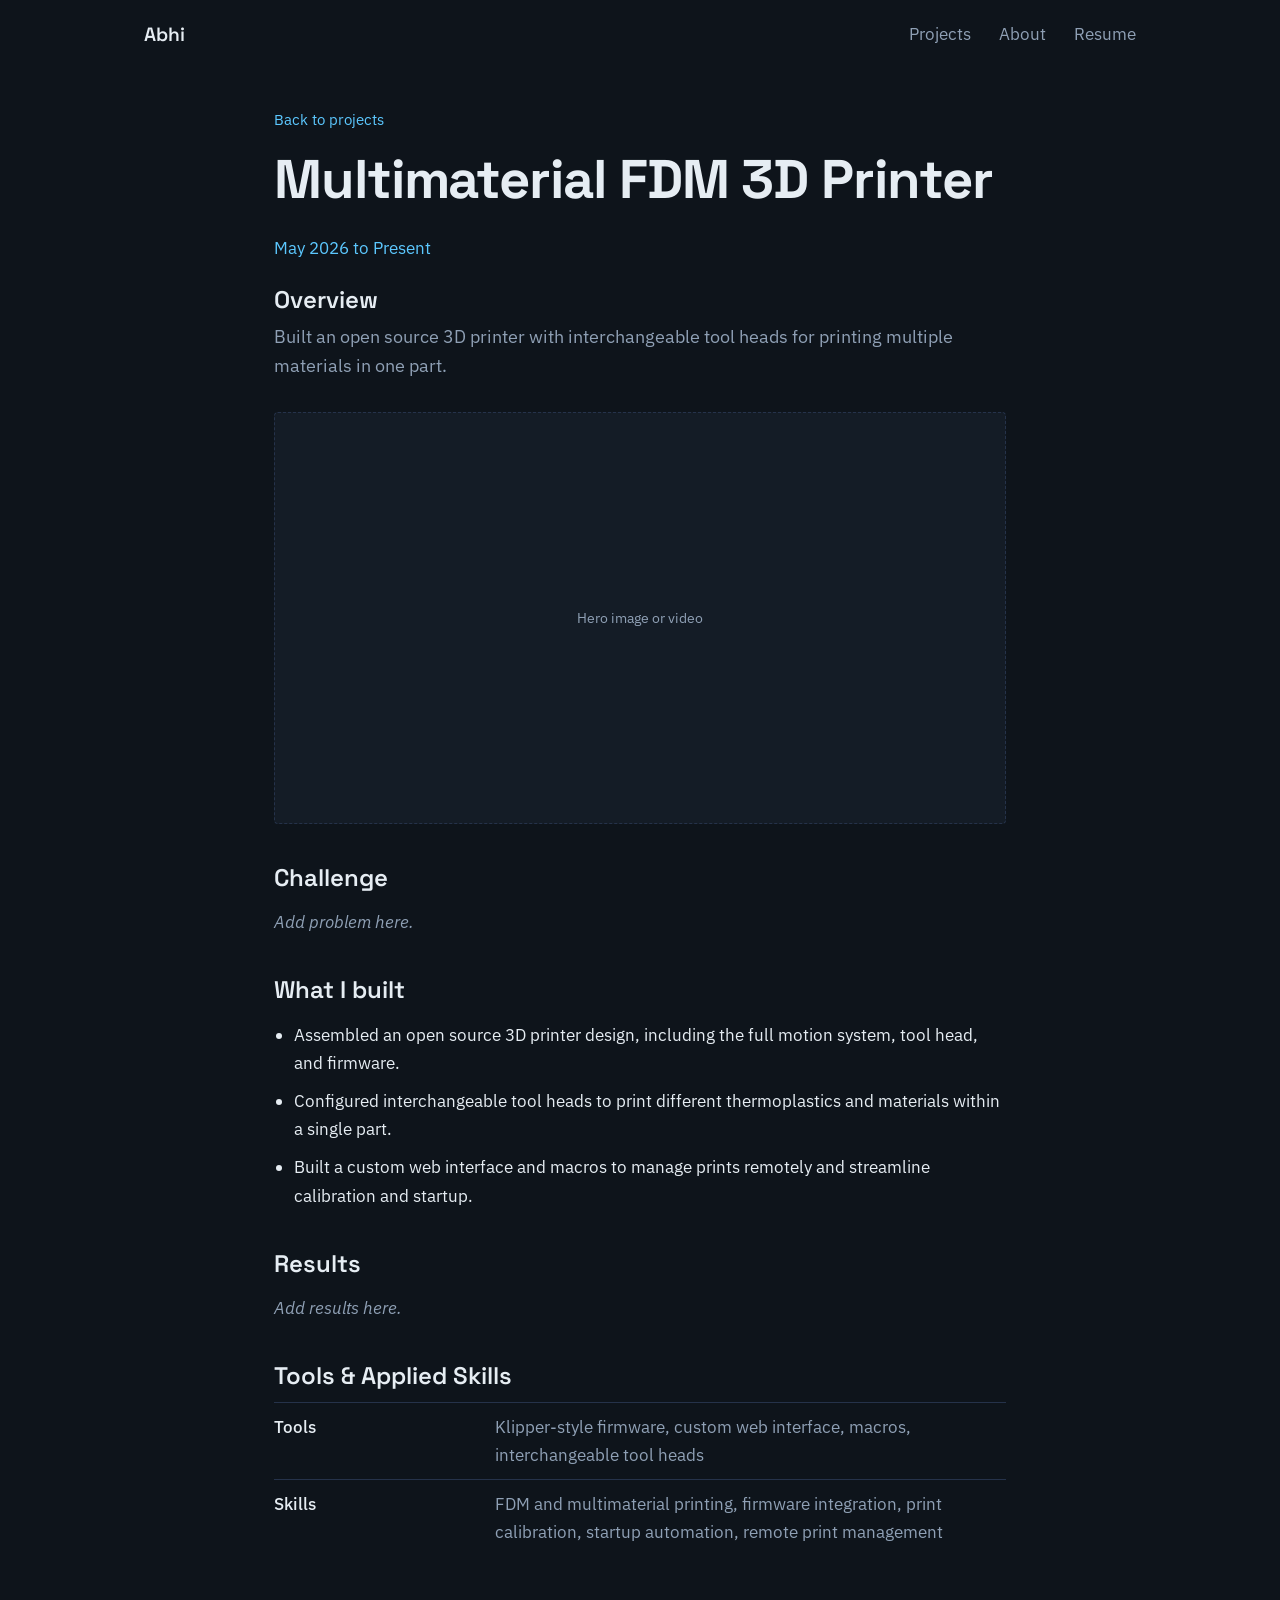
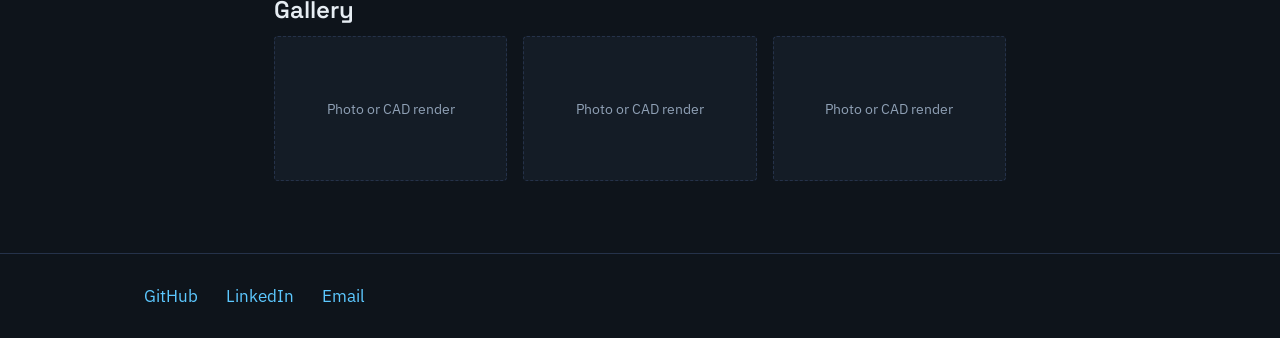
<file: projects/multimaterial-3d-printer.html>
<!DOCTYPE html>
<html lang="en">
  <head>
    <meta charset="utf-8">
    <meta name="viewport" content="width=device-width, initial-scale=1">
    <title>Multimaterial FDM 3D Printer | Abhi</title>
    <meta
      name="description"
      content="Built an open source 3D printer with interchangeable tool heads for printing multiple materials in one part."
    >
    <link rel="preconnect" href="https://fonts.googleapis.com">
    <link rel="preconnect" href="https://fonts.gstatic.com" crossorigin>
    <link
      href="https://fonts.googleapis.com/css2?family=IBM+Plex+Sans:wght@400;500&family=Space+Grotesk:wght@500;600;700&display=swap"
      rel="stylesheet"
    >
    <link rel="stylesheet" href="../assets/css/style.css">
  </head>
  <body>
    <div data-site-header></div>
    <main class="wrap page">
      <p class="back"><a href="../index.html#projects">Back to projects</a></p>
      <h1>Multimaterial FDM 3D Printer</h1>
      <p class="meta">May 2026 to Present</p>
      <section class="project-overview">
        <h2>Overview</h2>
        <p class="lead">
          Built an open source 3D printer with interchangeable tool heads for printing
          multiple materials in one part.
        </p>
      </section>
      <div class="ph hero-media"><span>Hero image or video</span></div>
      <section>
        <h2>Challenge</h2>
        <p class="todo">Add problem here.</p>
      </section>
      <section>
        <h2>What I built</h2>
        <ul>
          <li>Assembled an open source 3D printer design, including the full motion system, tool head, and firmware.</li>
          <li>Configured interchangeable tool heads to print different thermoplastics and materials within a single part.</li>
          <li>Built a custom web interface and macros to manage prints remotely and streamline calibration and startup.</li>
        </ul>
      </section>
      <section>
        <h2>Results</h2>
        <p class="todo">Add results here.</p>
      </section>
      <section>
        <h2>Tools &amp; Applied Skills</h2>
        <dl class="tech-list">
          <div><dt>Tools</dt><dd>Klipper-style firmware, custom web interface, macros, interchangeable tool heads</dd></div>
          <div><dt>Skills</dt><dd>FDM and multimaterial printing, firmware integration, print calibration, startup automation, remote print management</dd></div>
        </dl>
      </section>
      <section>
        <h2>Gallery</h2>
        <div class="gal">
          <div class="ph "><span>Photo or CAD render</span></div>
          <div class="ph "><span>Photo or CAD render</span></div>
          <div class="ph "><span>Photo or CAD render</span></div>
        </div>
      </section>
    </main>
    <div data-site-footer></div>
    <script src="../assets/js/site-shared.js"></script>
  </body>
</html>
</file>
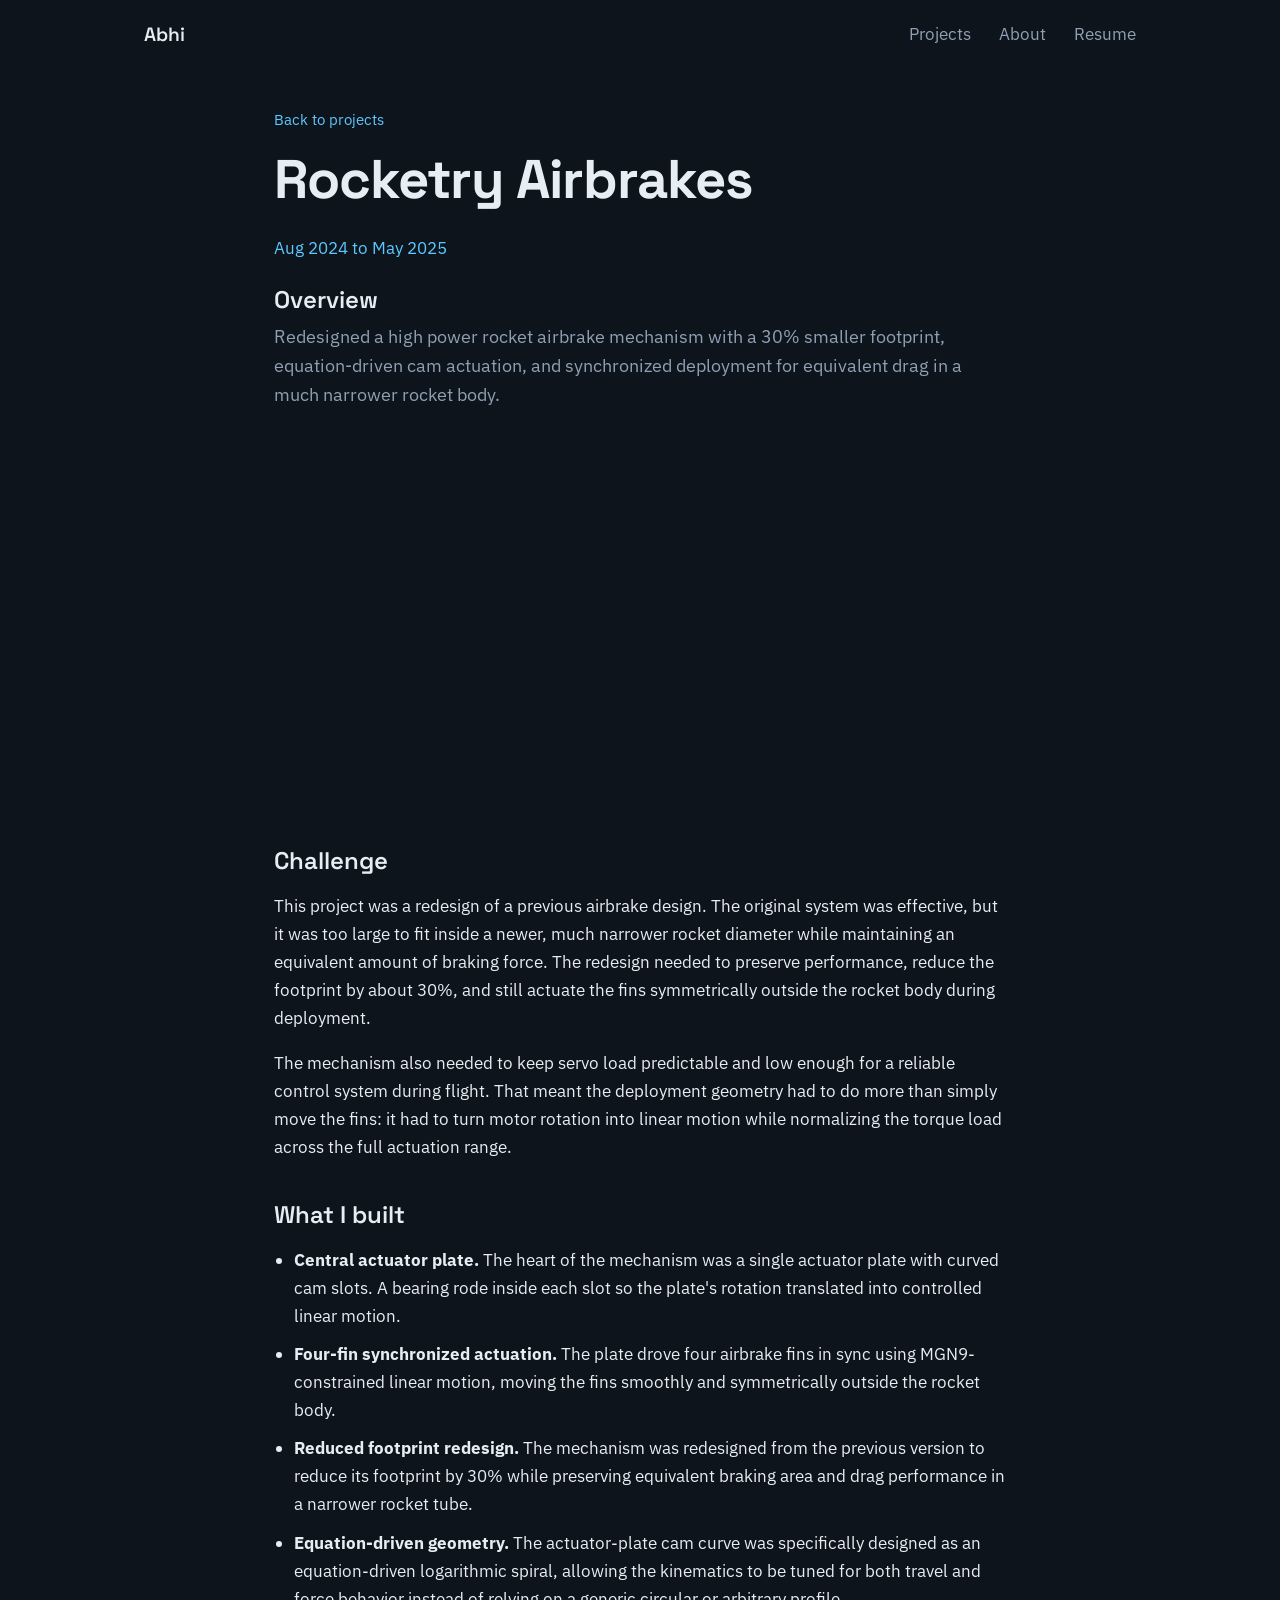
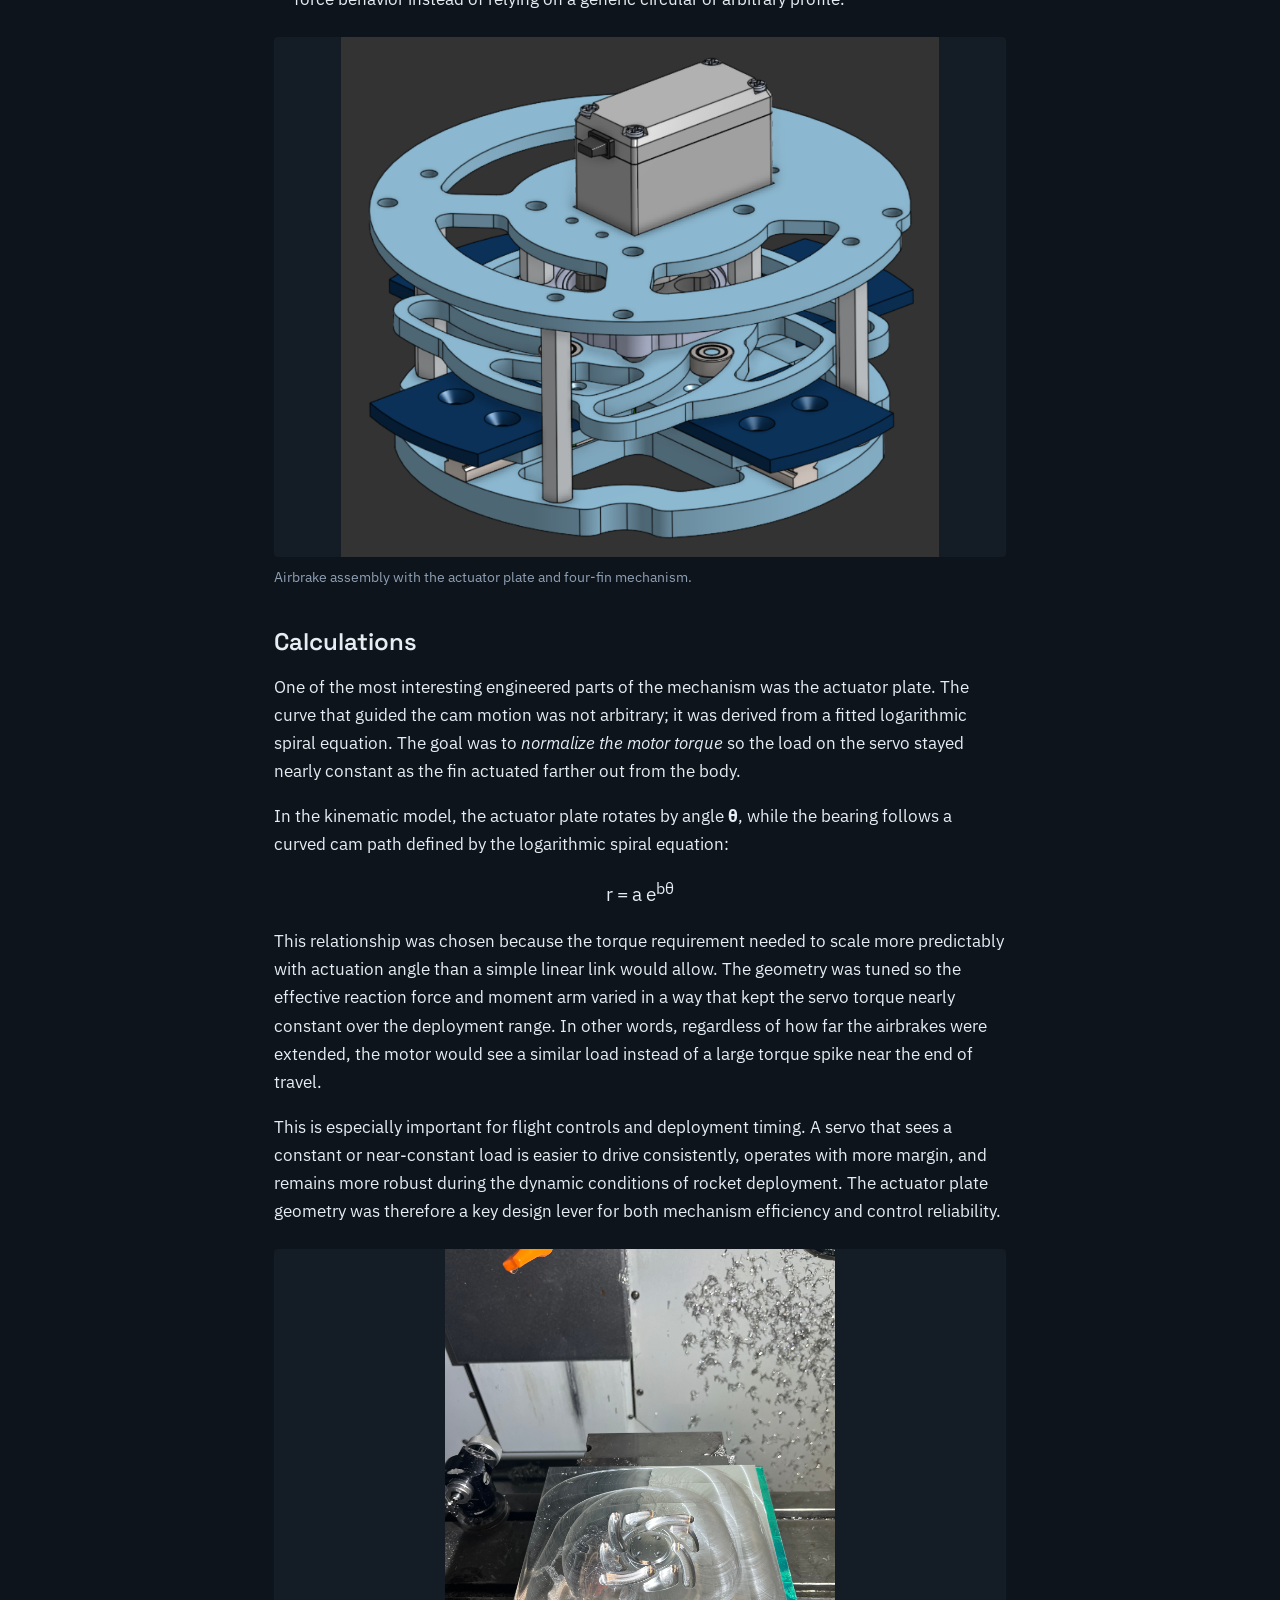
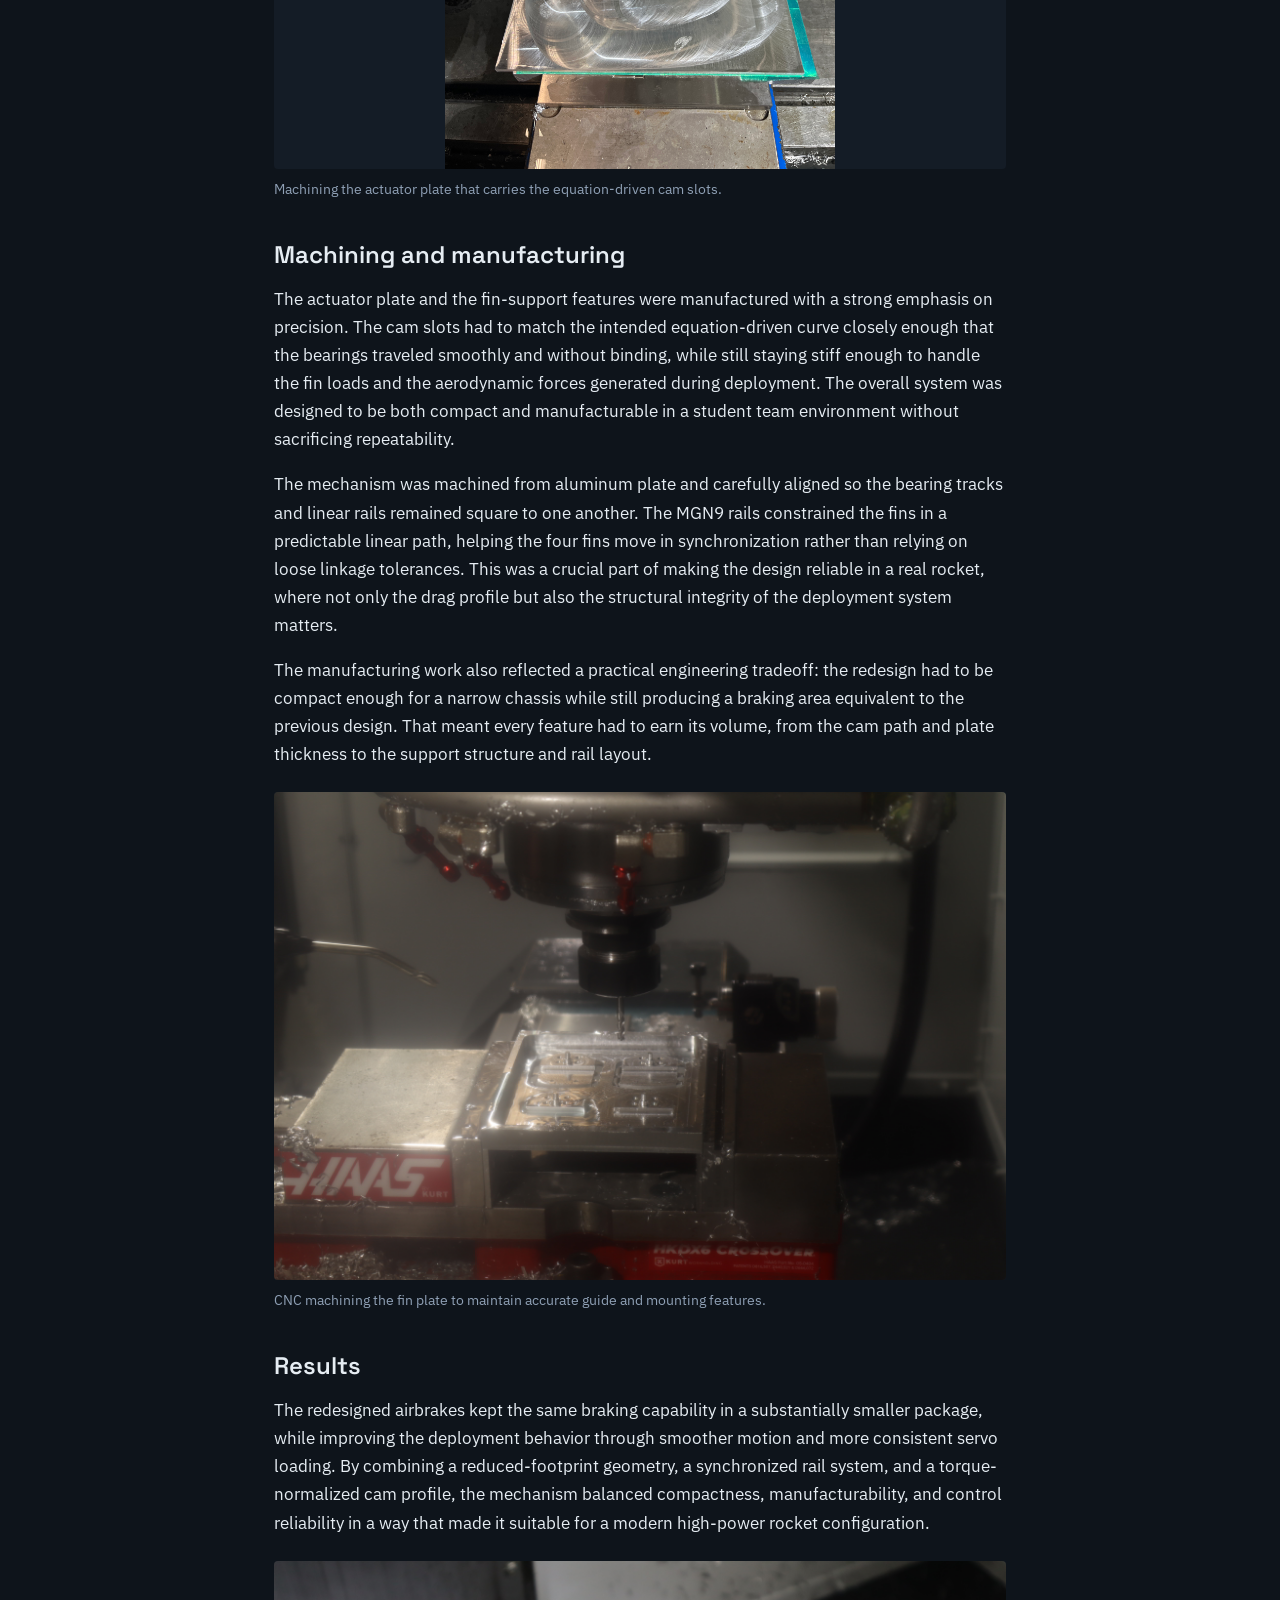
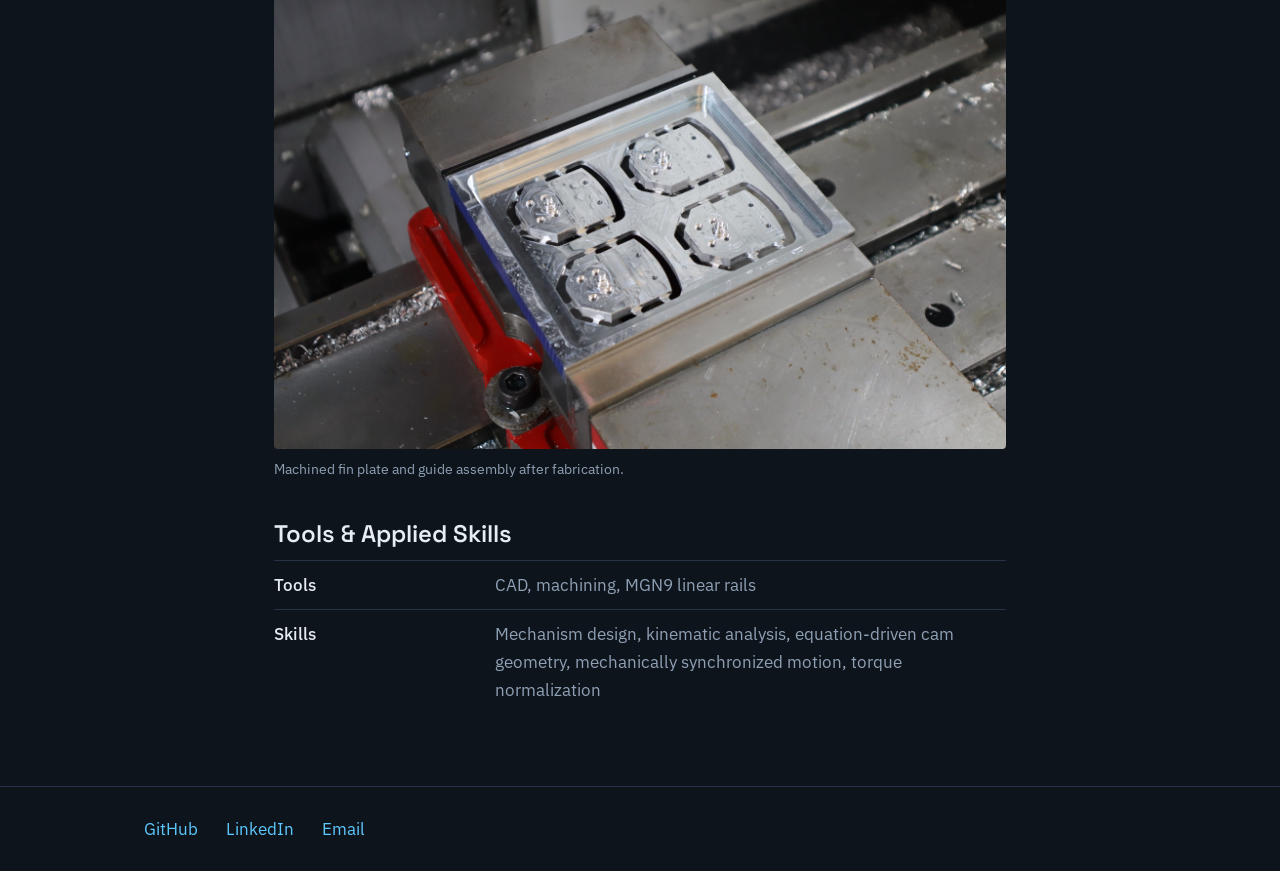
<file: projects/rocketry-airbrakes.html>
<!DOCTYPE html>
<html lang="en">
  <head>
    <meta charset="utf-8">
    <meta name="viewport" content="width=device-width, initial-scale=1">
    <title>Rocketry Airbrakes | Abhi</title>
    <meta
      name="description"
      content="Redesigned a high power rocket airbrake mechanism with a 30% smaller footprint, equation-driven cam actuation, and synchronized deployment using MGN9 rails."
    >
    <link rel="preconnect" href="https://fonts.googleapis.com">
    <link rel="preconnect" href="https://fonts.gstatic.com" crossorigin>
    <link
      href="https://fonts.googleapis.com/css2?family=IBM+Plex+Sans:wght@400;500&family=Space+Grotesk:wght@500;600;700&display=swap"
      rel="stylesheet"
    >
    <link rel="stylesheet" href="../assets/css/style.css">
  </head>
  <body>
    <div data-site-header></div>
    <main class="wrap page">
      <p class="back"><a href="../index.html#projects">Back to projects</a></p>
      <h1>Rocketry Airbrakes</h1>
      <p class="meta">Aug 2024 to May 2025</p>
      <section class="project-overview">
        <h2>Overview</h2>
        <p class="lead">
          Redesigned a high power rocket airbrake mechanism with a 30% smaller footprint,
          equation-driven cam actuation, and synchronized deployment for equivalent drag
          in a much narrower rocket body.
        </p>
      </section>
      <video
        class="media hero-media"
        src="../assets/images/rocketry_airbrakes/airbrakes-animation.mp4"
        autoplay
        loop
        muted
        playsinline
      ></video>
      <section>
        <h2>Challenge</h2>
        <p>
          This project was a redesign of a previous airbrake design. The original system
          was effective, but it was too large to fit inside a newer, much narrower rocket
          diameter while maintaining an equivalent amount of braking force. The redesign
          needed to preserve performance, reduce the footprint by about 30%, and still
          actuate the fins symmetrically outside the rocket body during deployment.
        </p>
        <p>
          The mechanism also needed to keep servo load predictable and low enough for a
          reliable control system during flight. That meant the deployment geometry had to
          do more than simply move the fins: it had to turn motor rotation into linear
          motion while normalizing the torque load across the full actuation range.
        </p>
      </section>
      <section>
        <h2>What I built</h2>
        <ul>
          <li><strong>Central actuator plate.</strong> The heart of the mechanism was a single actuator plate with curved cam slots. A bearing rode inside each slot so the plate's rotation translated into controlled linear motion.</li>
          <li><strong>Four-fin synchronized actuation.</strong> The plate drove four airbrake fins in sync using MGN9-constrained linear motion, moving the fins smoothly and symmetrically outside the rocket body.</li>
          <li><strong>Reduced footprint redesign.</strong> The mechanism was redesigned from the previous version to reduce its footprint by 30% while preserving equivalent braking area and drag performance in a narrower rocket tube.</li>
          <li><strong>Equation-driven geometry.</strong> The actuator-plate cam curve was specifically designed as an equation-driven logarithmic spiral, allowing the kinematics to be tuned for both travel and force behavior instead of relying on a generic circular or arbitrary profile.</li>
        </ul>
        <figure class="project-figure">
          <img
            class="media"
            src="../assets/images/rocketry_airbrakes/airbrakes-overview.png"
            alt="Airbrake mechanism assembly showing the actuator plate and synchronized fins"
            loading="lazy"
          >
          <figcaption>Airbrake assembly with the actuator plate and four-fin mechanism.</figcaption>
        </figure>
      </section>
      <section>
        <h2>Calculations</h2>
        <p>
          One of the most interesting engineered parts of the mechanism was the actuator
          plate. The curve that guided the cam motion was not arbitrary; it was derived
          from a fitted logarithmic spiral equation. The goal was to <em>normalize the
          motor torque</em> so the load on the servo stayed nearly constant as the fin
          actuated farther out from the body.
        </p>
        <p>
          In the kinematic model, the actuator plate rotates by angle <strong>θ</strong>,
          while the bearing follows a curved cam path defined by the logarithmic spiral
          equation:
        </p>
        <p style="font-size:1.2rem; margin: 0.5rem 0; text-align: center;">
          r = a e<sup>bθ</sup>
        </p>
        <p>
          This relationship was chosen because the torque requirement needed to scale more
          predictably with actuation angle than a simple linear link would allow. The
          geometry was tuned so the effective reaction force and moment arm varied in a
          way that kept the servo torque nearly constant over the deployment range. In
          other words, regardless of how far the airbrakes were extended, the motor would
          see a similar load instead of a large torque spike near the end of travel.
        </p>
        <p>
          This is especially important for flight controls and deployment timing. A servo
          that sees a constant or near-constant load is easier to drive consistently,
          operates with more margin, and remains more robust during the dynamic conditions
          of rocket deployment. The actuator plate geometry was therefore a key design
          lever for both mechanism efficiency and control reliability.
        </p>
        <figure class="project-figure">
          <img
            class="media"
            src="../assets/images/rocketry_airbrakes/airbrakes-actuator-plate-machining.JPG"
            alt="Machining the airbrake actuator plate with its curved cam slots"
            loading="lazy"
          >
          <figcaption>Machining the actuator plate that carries the equation-driven cam slots.</figcaption>
        </figure>
      </section>
      <section>
        <h2>Machining and manufacturing</h2>
        <p>
          The actuator plate and the fin-support features were manufactured with a strong
          emphasis on precision. The cam slots had to match the intended equation-driven
          curve closely enough that the bearings traveled smoothly and without binding,
          while still staying stiff enough to handle the fin loads and the aerodynamic
          forces generated during deployment. The overall system was designed to be both
          compact and manufacturable in a student team environment without sacrificing
          repeatability.
        </p>
        <p>
          The mechanism was machined from aluminum plate and carefully aligned so the
          bearing tracks and linear rails remained square to one another. The MGN9 rails
          constrained the fins in a predictable linear path, helping the four fins move in
          synchronization rather than relying on loose linkage tolerances. This was a
          crucial part of making the design reliable in a real rocket, where not only the
          drag profile but also the structural integrity of the deployment system matters.
        </p>
        <p>
          The manufacturing work also reflected a practical engineering tradeoff: the
          redesign had to be compact enough for a narrow chassis while still producing a
          braking area equivalent to the previous design. That meant every feature had to
          earn its volume, from the cam path and plate thickness to the support structure
          and rail layout.
        </p>
        <figure class="project-figure">
          <img
            class="media"
            src="../assets/images/rocketry_airbrakes/airbrakes-fin-plate-machining.JPG"
            alt="Machining the airbrake fin plate on a CNC mill"
            loading="lazy"
          >
          <figcaption>CNC machining the fin plate to maintain accurate guide and mounting features.</figcaption>
        </figure>
      </section>
      <section>
        <h2>Results</h2>
        <p>
          The redesigned airbrakes kept the same braking capability in a substantially
          smaller package, while improving the deployment behavior through smoother motion
          and more consistent servo loading. By combining a reduced-footprint geometry,
          a synchronized rail system, and a torque-normalized cam profile, the mechanism
          balanced compactness, manufacturability, and control reliability in a way that
          made it suitable for a modern high-power rocket configuration.
        </p>
        <figure class="project-figure">
          <img
            class="media"
            src="../assets/images/rocketry_airbrakes/airbrakes-fin-plate.JPG"
            alt="Machined airbrake fin plate and guide assembly"
            loading="lazy"
          >
          <figcaption>Machined fin plate and guide assembly after fabrication.</figcaption>
        </figure>
      </section>
      <section>
        <h2>Tools &amp; Applied Skills</h2>
        <dl class="tech-list">
          <div><dt>Tools</dt><dd>CAD, machining, MGN9 linear rails</dd></div>
          <div><dt>Skills</dt><dd>Mechanism design, kinematic analysis, equation-driven cam geometry, mechanically synchronized motion, torque normalization</dd></div>
        </dl>
      </section>
    </main>
    <div data-site-footer></div>
    <script src="../assets/js/site-shared.js"></script>
  </body>
</html>
</file>
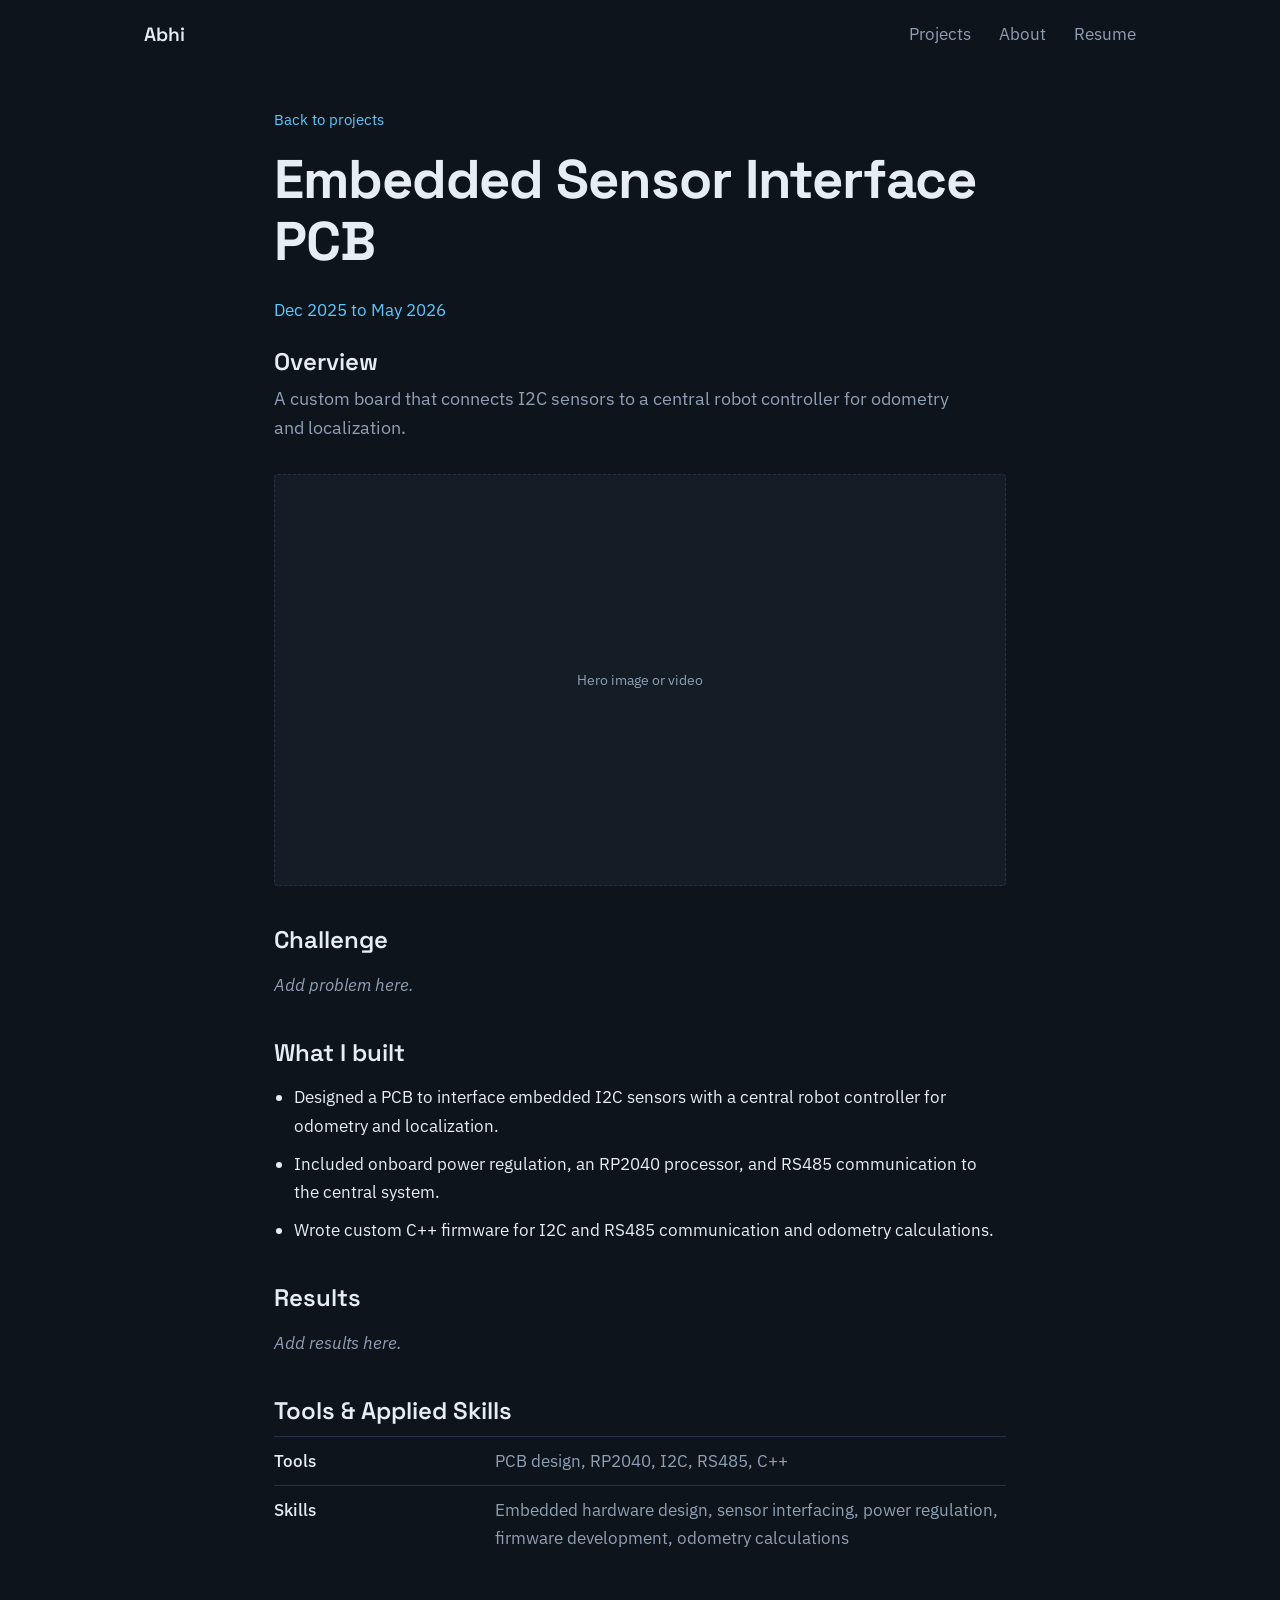
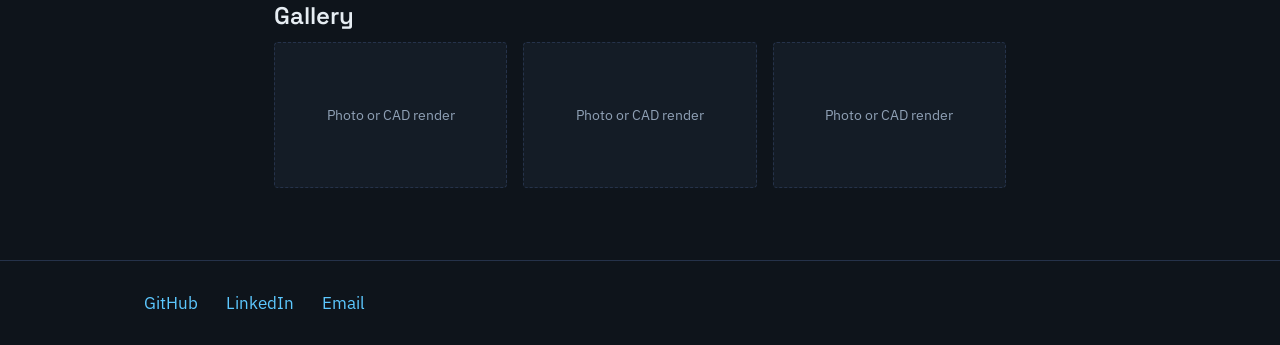
<file: projects/sensor-interface-pcb.html>
<!DOCTYPE html>
<html lang="en">
  <head>
    <meta charset="utf-8">
    <meta name="viewport" content="width=device-width, initial-scale=1">
    <title>Embedded Sensor Interface PCB | Abhi</title>
    <meta
      name="description"
      content="A custom board that connects I2C sensors to a central robot controller for odometry and localization."
    >
    <link rel="preconnect" href="https://fonts.googleapis.com">
    <link rel="preconnect" href="https://fonts.gstatic.com" crossorigin>
    <link
      href="https://fonts.googleapis.com/css2?family=IBM+Plex+Sans:wght@400;500&family=Space+Grotesk:wght@500;600;700&display=swap"
      rel="stylesheet"
    >
    <link rel="stylesheet" href="../assets/css/style.css">
  </head>
  <body>
    <div data-site-header></div>
    <main class="wrap page">
      <p class="back"><a href="../index.html#projects">Back to projects</a></p>
      <h1>Embedded Sensor Interface PCB</h1>
      <p class="meta">Dec 2025 to May 2026</p>
      <section class="project-overview">
        <h2>Overview</h2>
        <p class="lead">
          A custom board that connects I2C sensors to a central robot controller for
          odometry and localization.
        </p>
      </section>
      <div class="ph hero-media"><span>Hero image or video</span></div>
      <section>
        <h2>Challenge</h2>
        <p class="todo">Add problem here.</p>
      </section>
      <section>
        <h2>What I built</h2>
        <ul>
          <li>Designed a PCB to interface embedded I2C sensors with a central robot controller for odometry and localization.</li>
          <li>Included onboard power regulation, an RP2040 processor, and RS485 communication to the central system.</li>
          <li>Wrote custom C++ firmware for I2C and RS485 communication and odometry calculations.</li>
        </ul>
      </section>
      <section>
        <h2>Results</h2>
        <p class="todo">Add results here.</p>
      </section>
      <section>
        <h2>Tools &amp; Applied Skills</h2>
        <dl class="tech-list">
          <div><dt>Tools</dt><dd>PCB design, RP2040, I2C, RS485, C++</dd></div>
          <div><dt>Skills</dt><dd>Embedded hardware design, sensor interfacing, power regulation, firmware development, odometry calculations</dd></div>
        </dl>
      </section>
      <section>
        <h2>Gallery</h2>
        <div class="gal">
          <div class="ph "><span>Photo or CAD render</span></div>
          <div class="ph "><span>Photo or CAD render</span></div>
          <div class="ph "><span>Photo or CAD render</span></div>
        </div>
      </section>
    </main>
    <div data-site-footer></div>
    <script src="../assets/js/site-shared.js"></script>
  </body>
</html>
</file>
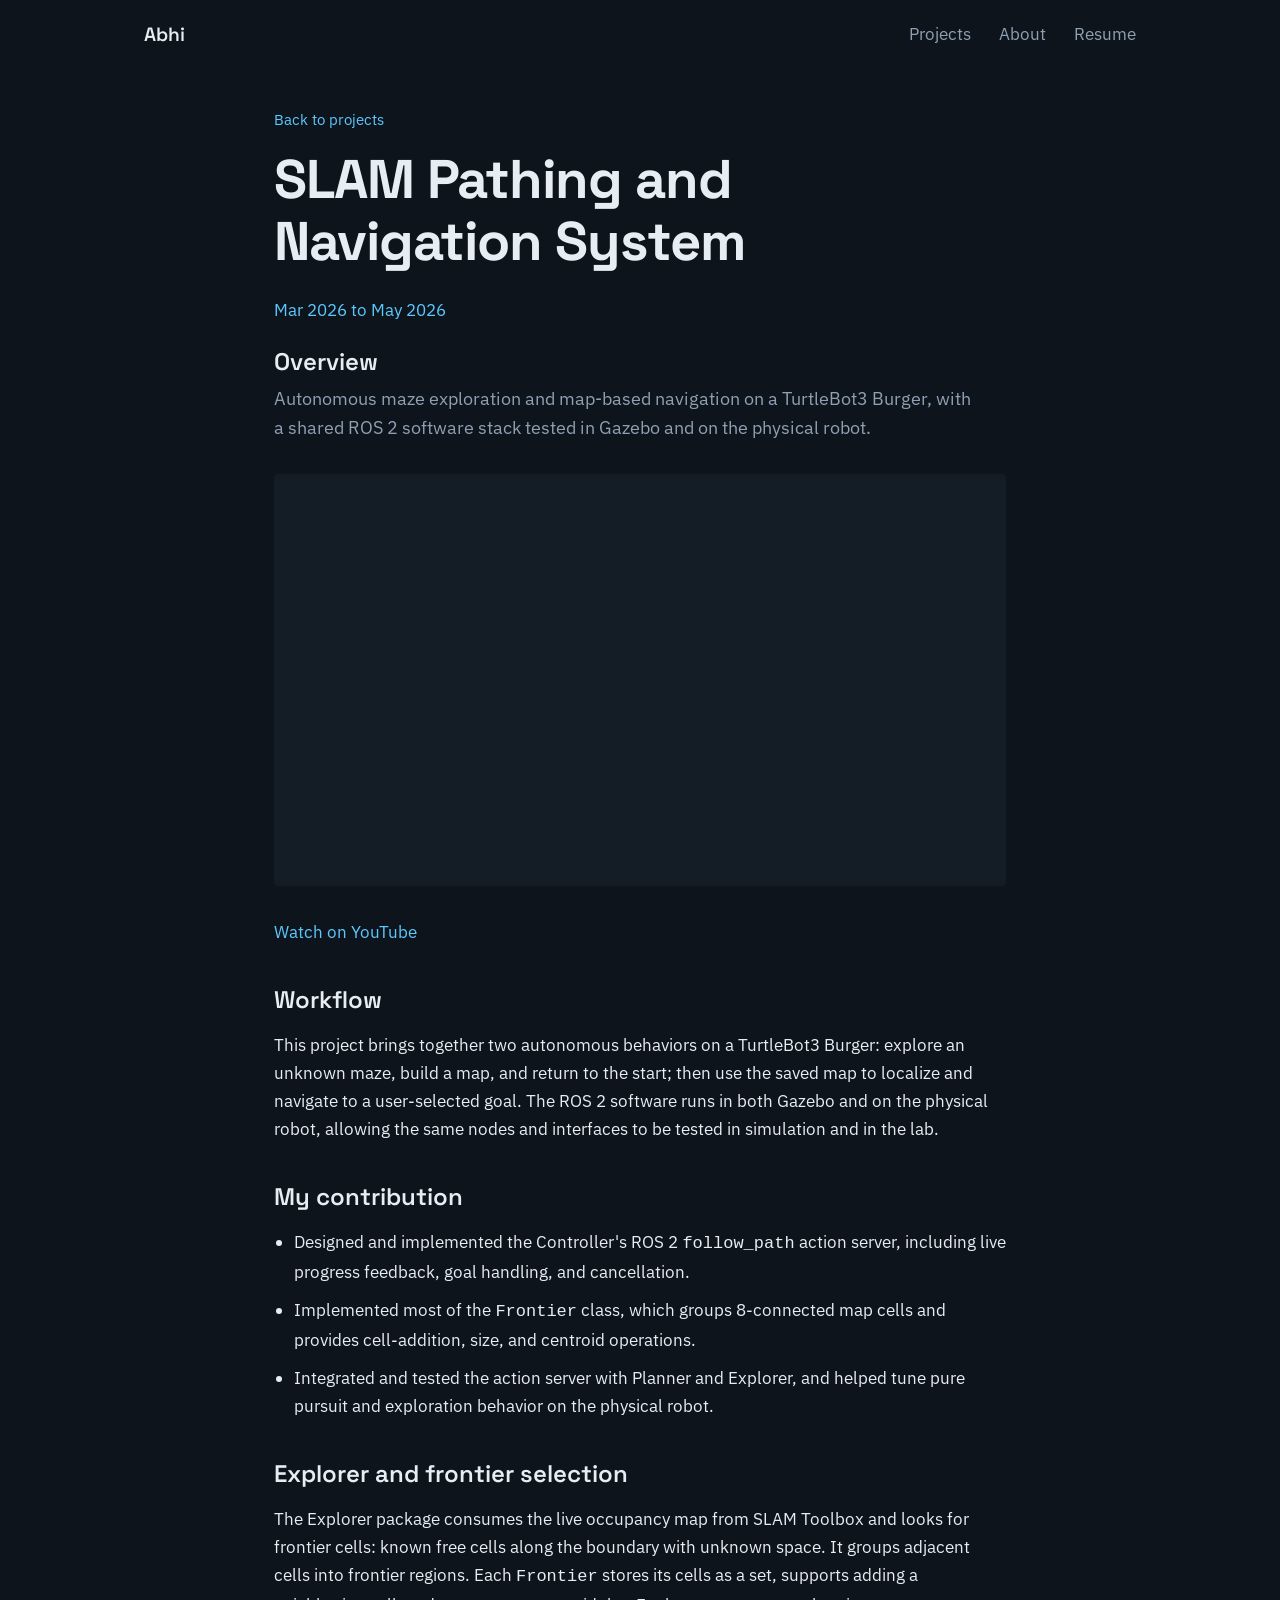
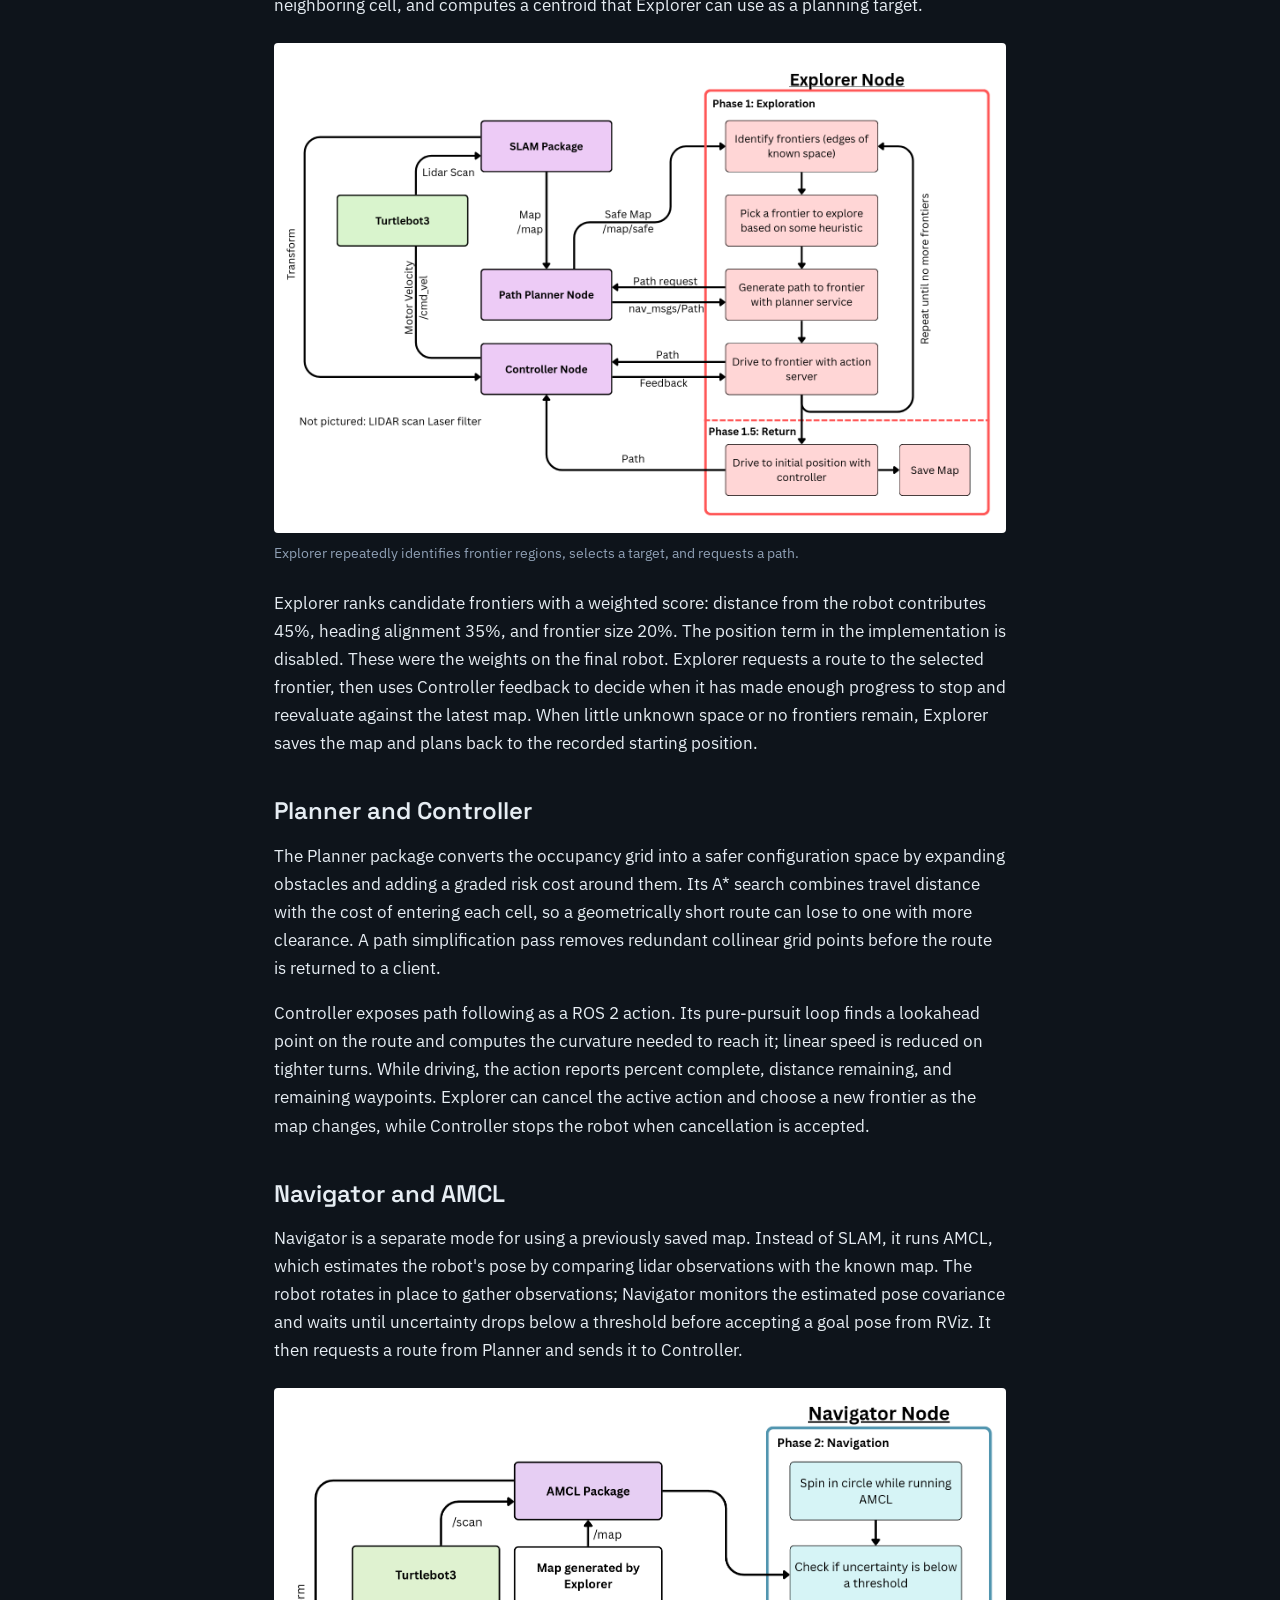
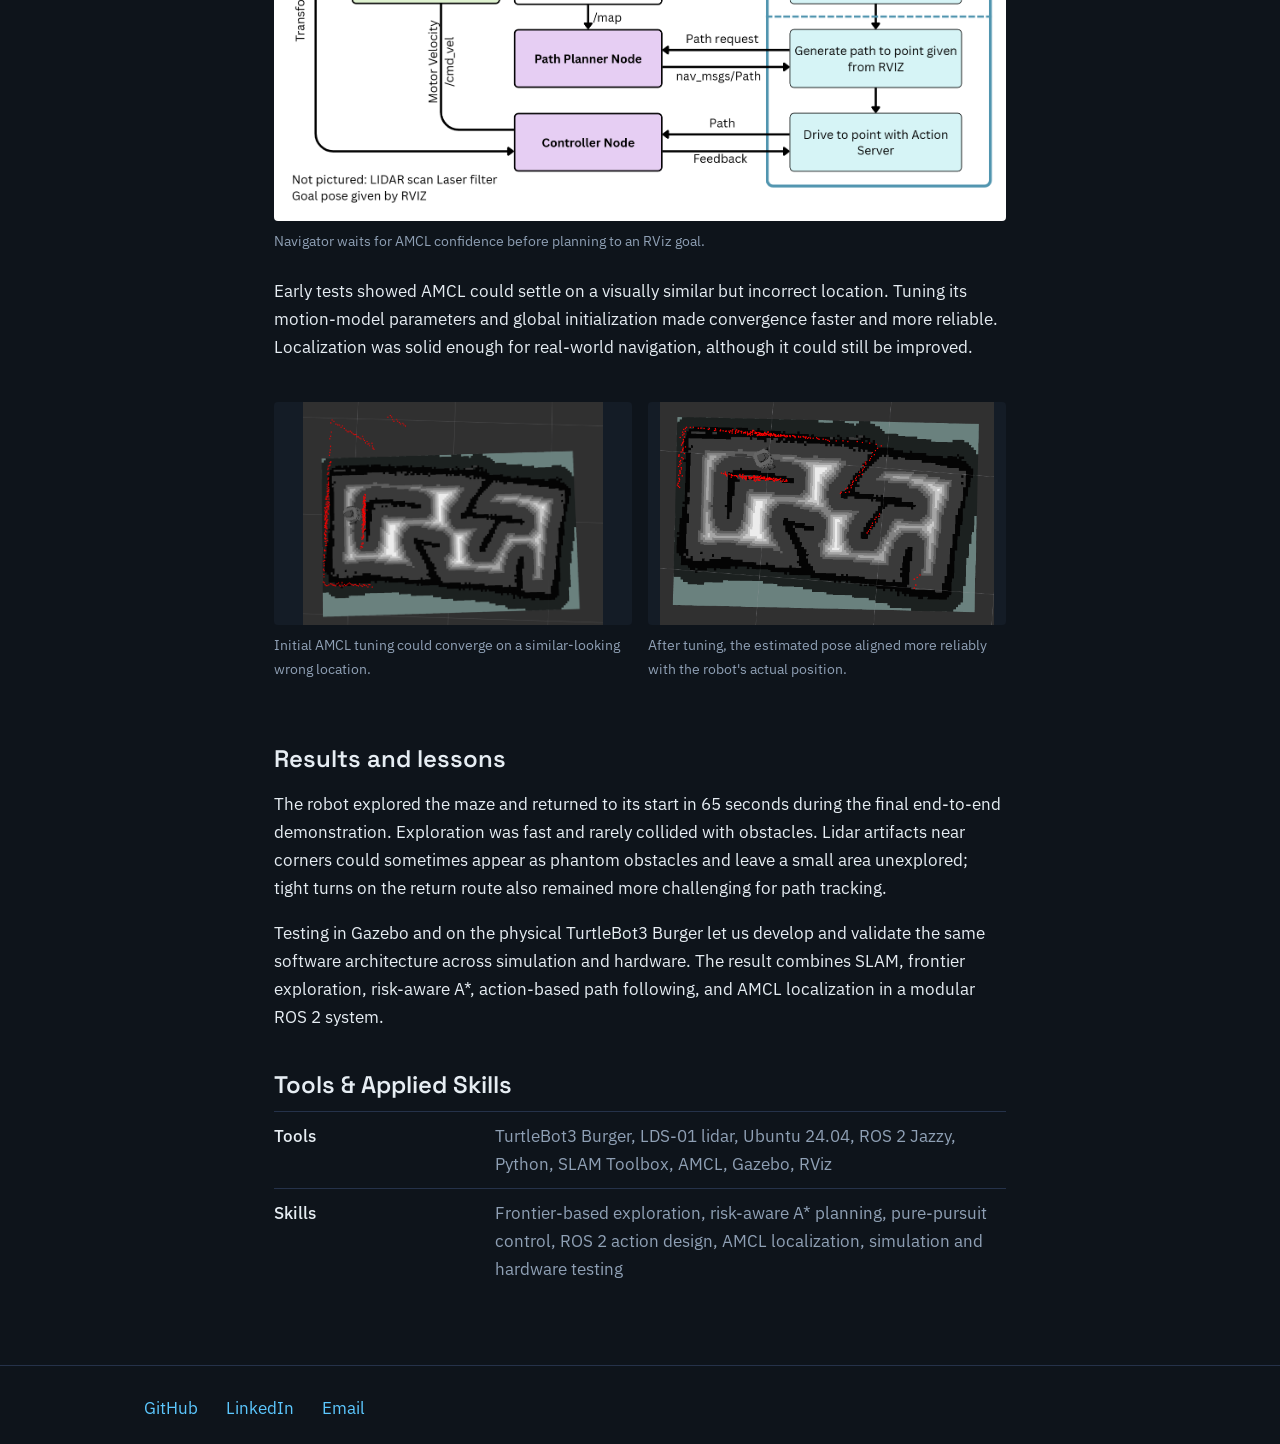
<file: projects/slam-navigation.html>
<!DOCTYPE html>
<html lang="en">
  <head>
    <meta charset="utf-8">
    <meta name="viewport" content="width=device-width, initial-scale=1">
    <title>SLAM Pathing and Navigation System | Abhi</title>
    <meta
      name="description"
      content="A ROS 2 Jazzy robotics system for autonomous maze exploration, frontier-based mapping, risk-aware path planning, and AMCL navigation on TurtleBot3."
    >
    <link rel="preconnect" href="https://fonts.googleapis.com">
    <link rel="preconnect" href="https://fonts.gstatic.com" crossorigin>
    <link
      href="https://fonts.googleapis.com/css2?family=IBM+Plex+Sans:wght@400;500&family=Space+Grotesk:wght@500;600;700&display=swap"
      rel="stylesheet"
    >
    <link rel="stylesheet" href="../assets/css/style.css">
  </head>
  <body>
    <div data-site-header></div>
    <main class="wrap page">
      <p class="back"><a href="../index.html#projects">Back to projects</a></p>
      <h1>SLAM Pathing and Navigation System</h1>
      <p class="meta">Mar 2026 to May 2026</p>
      <section class="project-overview">
        <h2>Overview</h2>
        <p class="lead">
          Autonomous maze exploration and map-based navigation on a TurtleBot3 Burger,
          with a shared ROS 2 software stack tested in Gazebo and on the physical robot.
        </p>
      </section>
      <div class="video-embed hero-media">
        <iframe
          src="https://www.youtube.com/embed/uwsRO26ctsw?autoplay=1&mute=1&loop=1&playlist=uwsRO26ctsw&rel=0&playsinline=1&controls=1"
          title="TurtleBot3 autonomous maze exploration and navigation"
          allow="autoplay; encrypted-media; picture-in-picture"
          referrerpolicy="no-referrer-when-downgrade"
          allowfullscreen
        ></iframe>
      </div>
      <p><a href="https://youtu.be/uwsRO26ctsw">Watch on YouTube</a></p>
      <section>
        <h2>Workflow</h2>
        <p>
          This project brings together two autonomous behaviors on a TurtleBot3
          Burger: explore an unknown maze, build a map, and return to the start; then
          use the saved map to localize and navigate to a user-selected goal. The ROS 2
          software runs in both Gazebo and on the physical robot, allowing the same
          nodes and interfaces to be tested in simulation and in the lab.
        </p>
      </section>
      <section>
        <h2>My contribution</h2>
        <ul>
          <li>
            Designed and implemented the Controller's ROS 2 <code>follow_path</code>
            action server, including live progress feedback, goal handling, and cancellation.
          </li>
          <li>
            Implemented most of the <code>Frontier</code> class, which groups
            8-connected map cells and provides cell-addition, size, and centroid operations.
          </li>
          <li>
            Integrated and tested the action server with Planner and Explorer, and
            helped tune pure pursuit and exploration behavior on the physical robot.
          </li>
        </ul>
      </section>
      <section>
        <h2>Explorer and frontier selection</h2>
        <p>
          The Explorer package consumes the live occupancy map from SLAM Toolbox and
          looks for frontier cells: known free cells along the boundary with unknown
          space. It groups adjacent cells into frontier regions. Each
          <code>Frontier</code> stores its cells as a set, supports adding a neighboring
          cell, and computes a centroid that Explorer can use as a planning target.
        </p>
        <figure class="project-figure">
          <img
            class="media"
            src="../assets/images/slam_navigation/explorer_node.png"
            alt="Explorer node flowchart showing frontier detection, scoring, path planning, and path following"
            loading="lazy"
          >
          <figcaption>Explorer repeatedly identifies frontier regions, selects a target, and requests a path.</figcaption>
        </figure>
        <p>
          Explorer ranks candidate frontiers with a weighted score: distance from the
          robot contributes 45%, heading alignment 35%, and frontier size 20%. The
          position term in the implementation is disabled. These were the weights on
          the final robot. Explorer requests a route to the selected frontier, then
          uses Controller feedback to decide when it has made enough progress to stop
          and reevaluate against the latest map. When little unknown space or no
          frontiers remain, Explorer saves the map and plans back to the recorded
          starting position.
        </p>
      </section>
      <section>
        <h2>Planner and Controller</h2>
        <p>
          The Planner package converts the occupancy grid into a safer configuration
          space by expanding obstacles and adding a graded risk cost around them. Its
          A* search combines travel distance with the cost of entering each cell, so a
          geometrically short route can lose to one with more clearance. A path
          simplification pass removes redundant collinear grid points before the route
          is returned to a client.
        </p>
        <p>
          Controller exposes path following as a ROS 2 action. Its pure-pursuit loop
          finds a lookahead point on the route and computes the curvature needed to
          reach it; linear speed is reduced on tighter turns. While driving, the
          action reports percent complete, distance remaining, and remaining
          waypoints. Explorer can cancel the active action and choose a new frontier
          as the map changes, while Controller stops the robot when cancellation is
          accepted.
        </p>
      </section>
      <section>
        <h2>Navigator and AMCL</h2>
        <p>
          Navigator is a separate mode for using a previously saved map. Instead of
          SLAM, it runs AMCL, which estimates the robot's pose by comparing lidar
          observations with the known map. The robot rotates in place to gather
          observations; Navigator monitors the estimated pose covariance and waits
          until uncertainty drops below a threshold before accepting a goal pose from
          RViz. It then requests a route from Planner and sends it to Controller.
        </p>
        <figure class="project-figure">
          <img
            class="media"
            src="../assets/images/slam_navigation/navigator_node.png"
            alt="Navigator node flowchart showing AMCL localization, goal reception, planning, and path execution"
            loading="lazy"
          >
          <figcaption>Navigator waits for AMCL confidence before planning to an RViz goal.</figcaption>
        </figure>
        <p>
          Early tests showed AMCL could settle on a visually similar but incorrect
          location. Tuning its motion-model parameters and global initialization made
          convergence faster and more reliable. Localization was solid enough for
          real-world navigation, although it could still be improved.
        </p>
        <div class="gal">
          <figure class="project-figure">
            <img
              class="media"
              src="../assets/images/slam_navigation/false_localization.png"
              alt="AMCL falsely localizing the robot to a similar-looking location on the map"
              loading="lazy"
            >
            <figcaption>Initial AMCL tuning could converge on a similar-looking wrong location.</figcaption>
          </figure>
          <figure class="project-figure">
            <img
              class="media"
              src="../assets/images/slam_navigation/accurate_localization.png"
              alt="AMCL pose estimate aligned with the robot's actual location on the map"
              loading="lazy"
            >
            <figcaption>After tuning, the estimated pose aligned more reliably with the robot's actual position.</figcaption>
          </figure>
        </div>
      </section>
      <section>
        <h2>Results and lessons</h2>
        <p>
          The robot explored the maze and returned to its start in 65 seconds during
          the final end-to-end demonstration. Exploration was fast and rarely collided
          with obstacles. Lidar artifacts near corners could sometimes appear as
          phantom obstacles and leave a small area unexplored; tight turns on the
          return route also remained more challenging for path tracking.
        </p>
        <p>
          Testing in Gazebo and on the physical TurtleBot3 Burger let us develop and
          validate the same software architecture across simulation and hardware. The
          result combines SLAM, frontier exploration, risk-aware A*, action-based path
          following, and AMCL localization in a modular ROS 2 system.
        </p>
      </section>
      <section>
        <h2>Tools &amp; Applied Skills</h2>
        <dl class="tech-list">
          <div><dt>Tools</dt><dd>TurtleBot3 Burger, LDS-01 lidar, Ubuntu 24.04, ROS 2 Jazzy, Python, SLAM Toolbox, AMCL, Gazebo, RViz</dd></div>
          <div><dt>Skills</dt><dd>Frontier-based exploration, risk-aware A* planning, pure-pursuit control, ROS 2 action design, AMCL localization, simulation and hardware testing</dd></div>
        </dl>
      </section>
    </main>
    <div data-site-footer></div>
    <script src="../assets/js/site-shared.js"></script>
  </body>
</html>
</file>
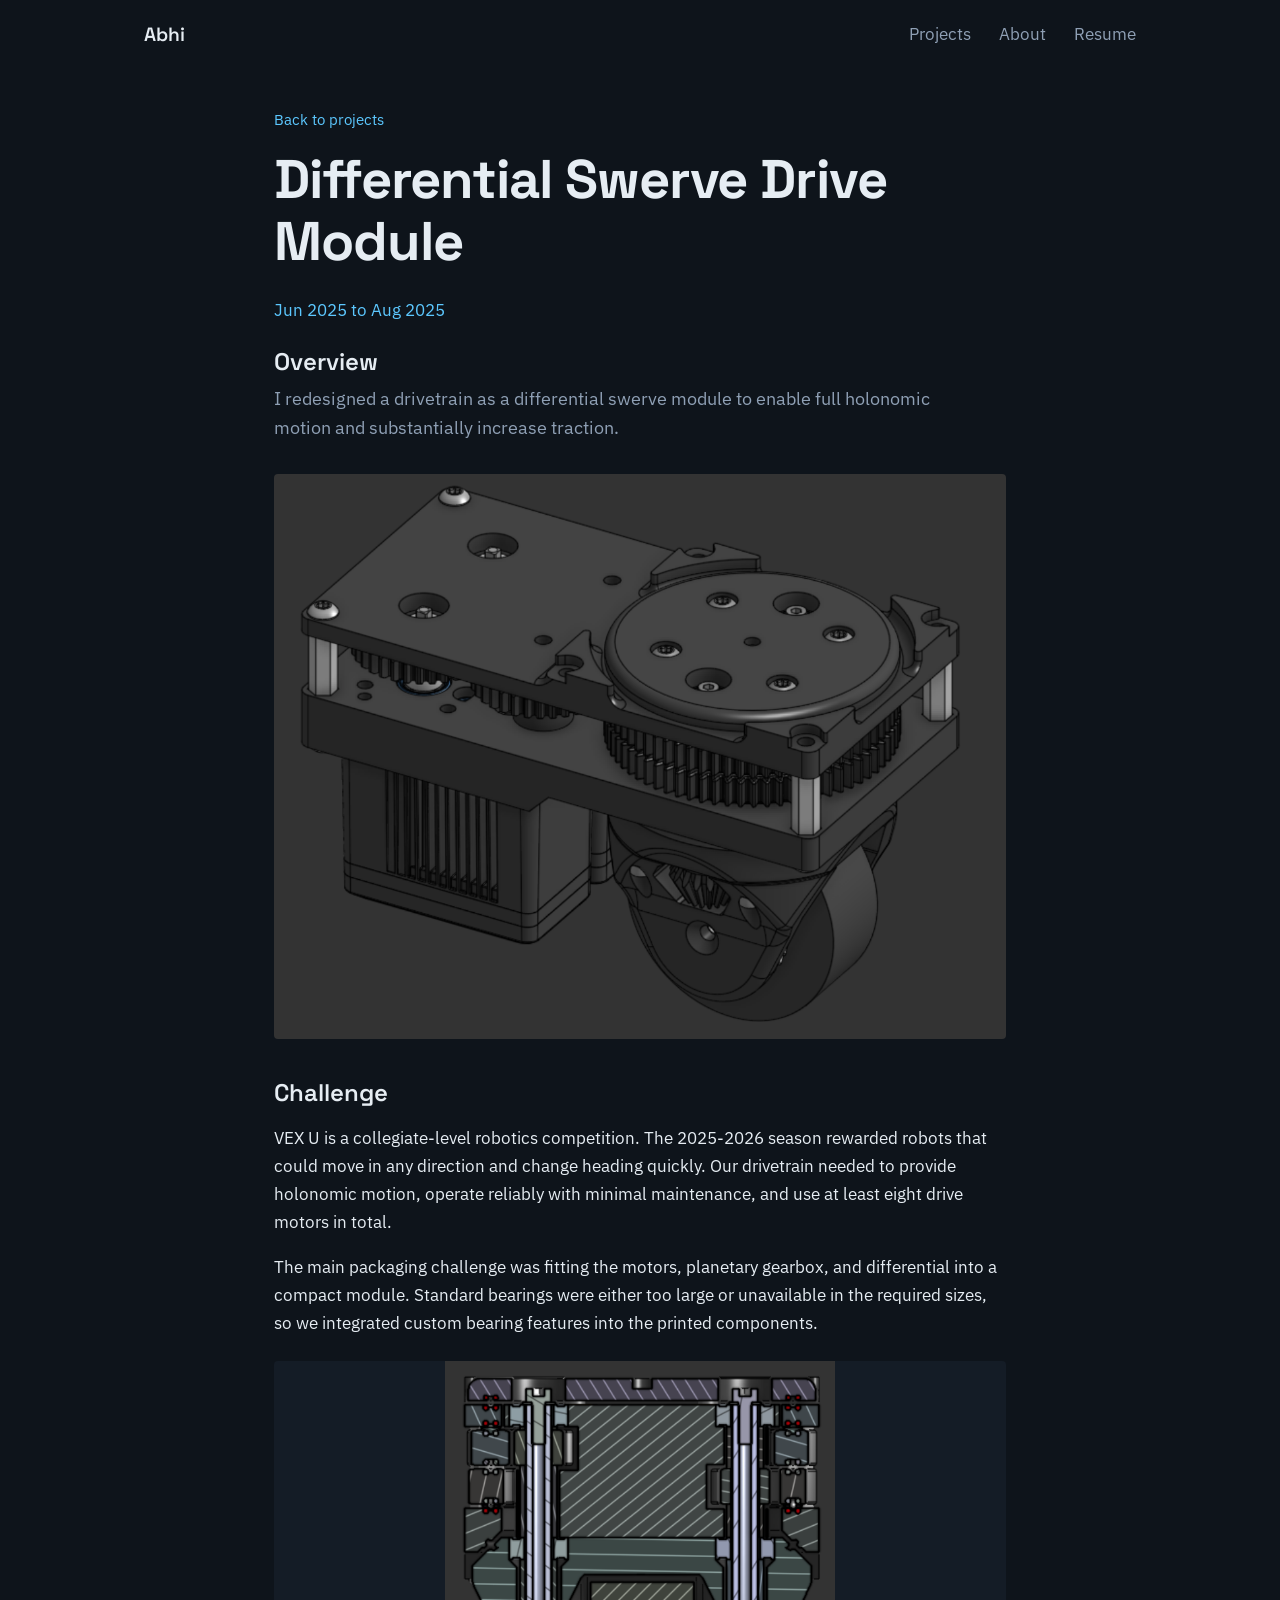
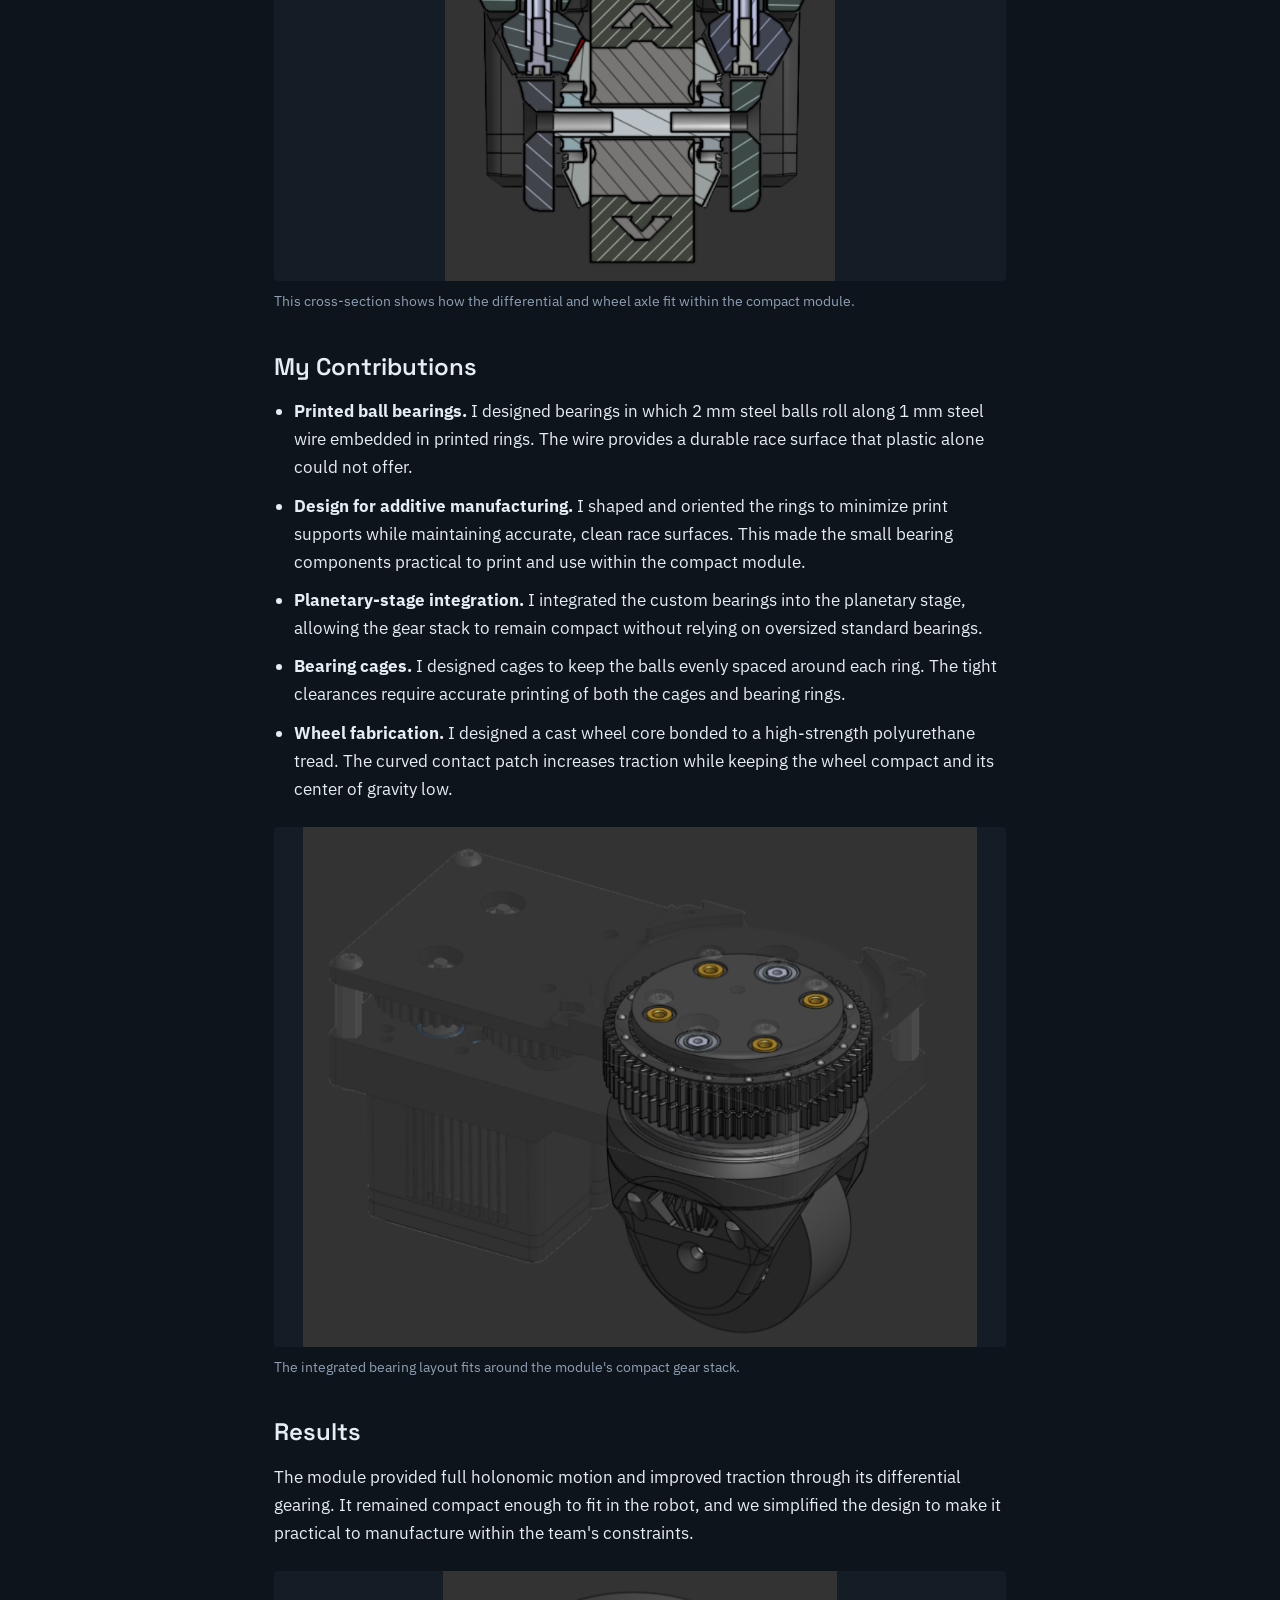
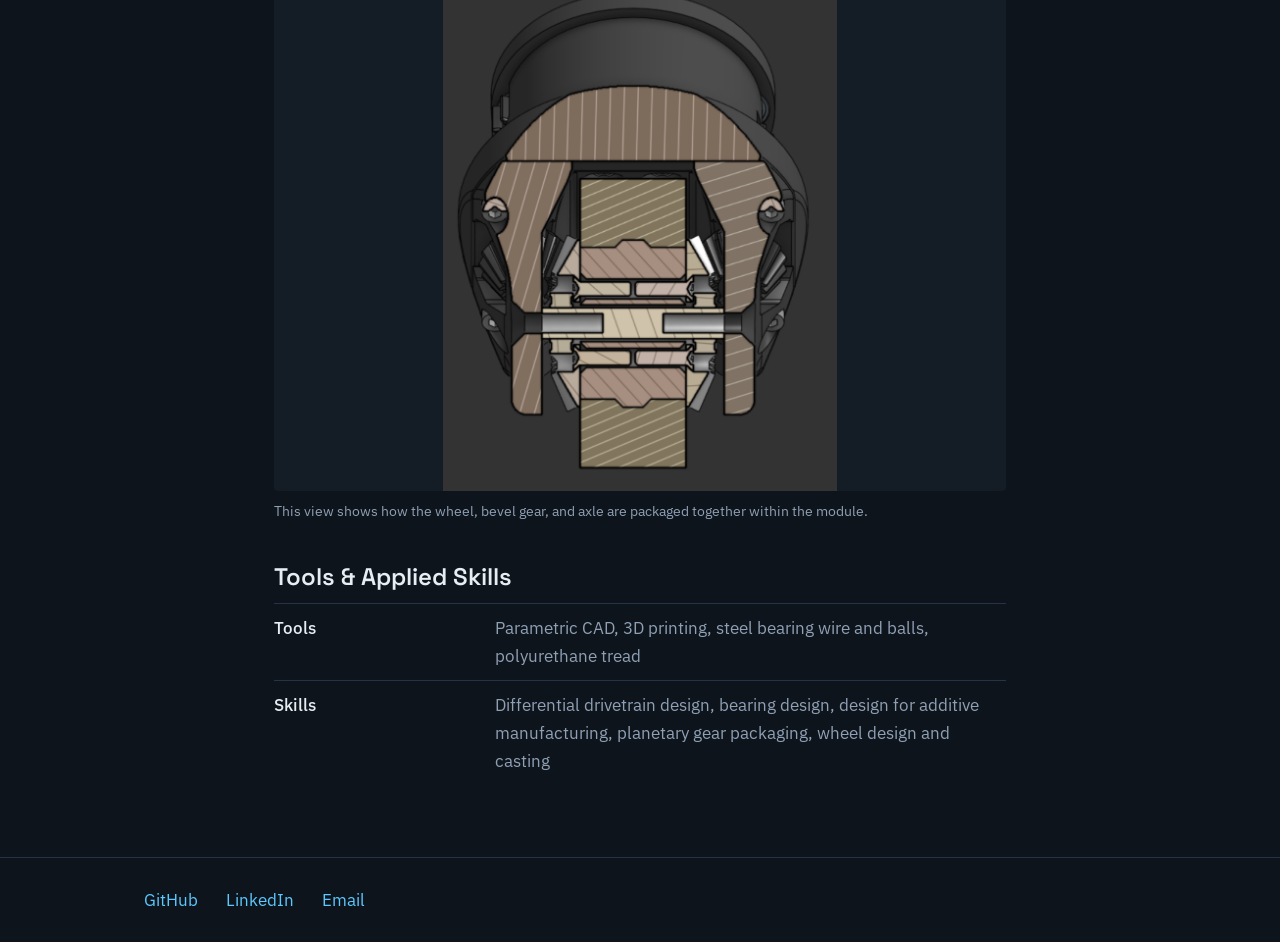
<file: projects/swerve-drive.html>
<!DOCTYPE html>
<html lang="en">
  <head>
    <meta charset="utf-8">
    <meta name="viewport" content="width=device-width, initial-scale=1">
    <title>Differential Swerve Drive Module | Abhi</title>
    <meta
      name="description"
      content="Redesigned a drivetrain into a differential swerve system with full holonomic motion and double the traction."
    >
    <link rel="preconnect" href="https://fonts.googleapis.com">
    <link rel="preconnect" href="https://fonts.gstatic.com" crossorigin>
    <link
      href="https://fonts.googleapis.com/css2?family=IBM+Plex+Sans:wght@400;500&family=Space+Grotesk:wght@500;600;700&display=swap"
      rel="stylesheet"
    >
    <link rel="stylesheet" href="../assets/css/style.css">
  </head>
  <body>
    <div data-site-header></div>
    <main class="wrap page">
      <p class="back"><a href="../index.html#projects">Back to projects</a></p>
      <h1>Differential Swerve Drive Module</h1>
      <p class="meta">Jun 2025 to Aug 2025</p>
      <section class="project-overview">
        <h2>Overview</h2>
        <p class="lead">
          I redesigned a drivetrain as a differential swerve module to enable full
          holonomic motion and substantially increase traction.
        </p>
      </section>
      <img
        class="media hero-media"
        src="../assets/images/differential_swerve/differential_swerve_overview.png"
        alt="CAD render of the differential swerve module showing the gear stack, drive motor, and wheel"
        loading="lazy"
      >
      <section>
        <h2>Challenge</h2>
        <p>
          VEX U is a collegiate-level robotics competition. The 2025-2026 season
          rewarded robots that could move in any direction and change heading quickly.
          Our drivetrain needed to provide holonomic motion, operate reliably with
          minimal maintenance, and use at least eight drive motors in total.
        </p>
        <p>
          The main packaging challenge was fitting the motors, planetary gearbox, and
          differential into a compact module. Standard bearings were either too large
          or unavailable in the required sizes, so we integrated custom bearing
          features into the printed components.
        </p>
        <figure class="project-figure">
          <img
            class="media"
            src="../assets/images/differential_swerve/differential_swerve_crosssection.png"
            alt="Cross-section of the differential swerve module showing the differential gears and wheel axle"
            loading="lazy"
          >
          <figcaption>This cross-section shows how the differential and wheel axle fit within the compact module.</figcaption>
        </figure>
      </section>
      <section>
        <h2>My Contributions</h2>
        <ul>
          <li><strong>Printed ball bearings.</strong> I designed bearings in which 2 mm steel balls roll along 1 mm steel wire embedded in printed rings. The wire provides a durable race surface that plastic alone could not offer.</li>
          <li><strong>Design for additive manufacturing.</strong> I shaped and oriented the rings to minimize print supports while maintaining accurate, clean race surfaces. This made the small bearing components practical to print and use within the compact module.</li>
          <li><strong>Planetary-stage integration.</strong> I integrated the custom bearings into the planetary stage, allowing the gear stack to remain compact without relying on oversized standard bearings.</li>
          <li><strong>Bearing cages.</strong> I designed cages to keep the balls evenly spaced around each ring. The tight clearances require accurate printing of both the cages and bearing rings.</li>
          <li><strong>Wheel fabrication.</strong> I designed a cast wheel core bonded to a high-strength polyurethane tread. The curved contact patch increases traction while keeping the wheel compact and its center of gravity low.</li>
        </ul>
        <figure class="project-figure">
          <img
            class="media"
            src="../assets/images/differential_swerve/differential_swerve_turret_bearing.png"
            alt="CAD render of the turret bearing integrated into the differential swerve module"
            loading="lazy"
          >
          <figcaption>The integrated bearing layout fits around the module's compact gear stack.</figcaption>
        </figure>
      </section>
      <section>
        <h2>Results</h2>
        <p>
          The module provided full holonomic motion and improved traction through its
          differential gearing. It remained compact enough to fit in the robot, and we
          simplified the design to make it practical to manufacture within the team's
          constraints.
        </p>
        <figure class="project-figure">
          <img
            class="media"
            src="../assets/images/differential_swerve/differential_swerve_wheel_packaging.png"
            alt="CAD view of the wheel, bevel gear, and axle packaging"
            loading="lazy"
          >
          <figcaption>This view shows how the wheel, bevel gear, and axle are packaged together within the module.</figcaption>
        </figure>
      </section>
      <section>
        <h2>Tools &amp; Applied Skills</h2>
        <dl class="tech-list">
          <div><dt>Tools</dt><dd>Parametric CAD, 3D printing, steel bearing wire and balls, polyurethane tread</dd></div>
          <div><dt>Skills</dt><dd>Differential drivetrain design, bearing design, design for additive manufacturing, planetary gear packaging, wheel design and casting</dd></div>
        </dl>
      </section>
    </main>
    <div data-site-footer></div>
    <script src="../assets/js/site-shared.js"></script>
  </body>
</html>
</file>
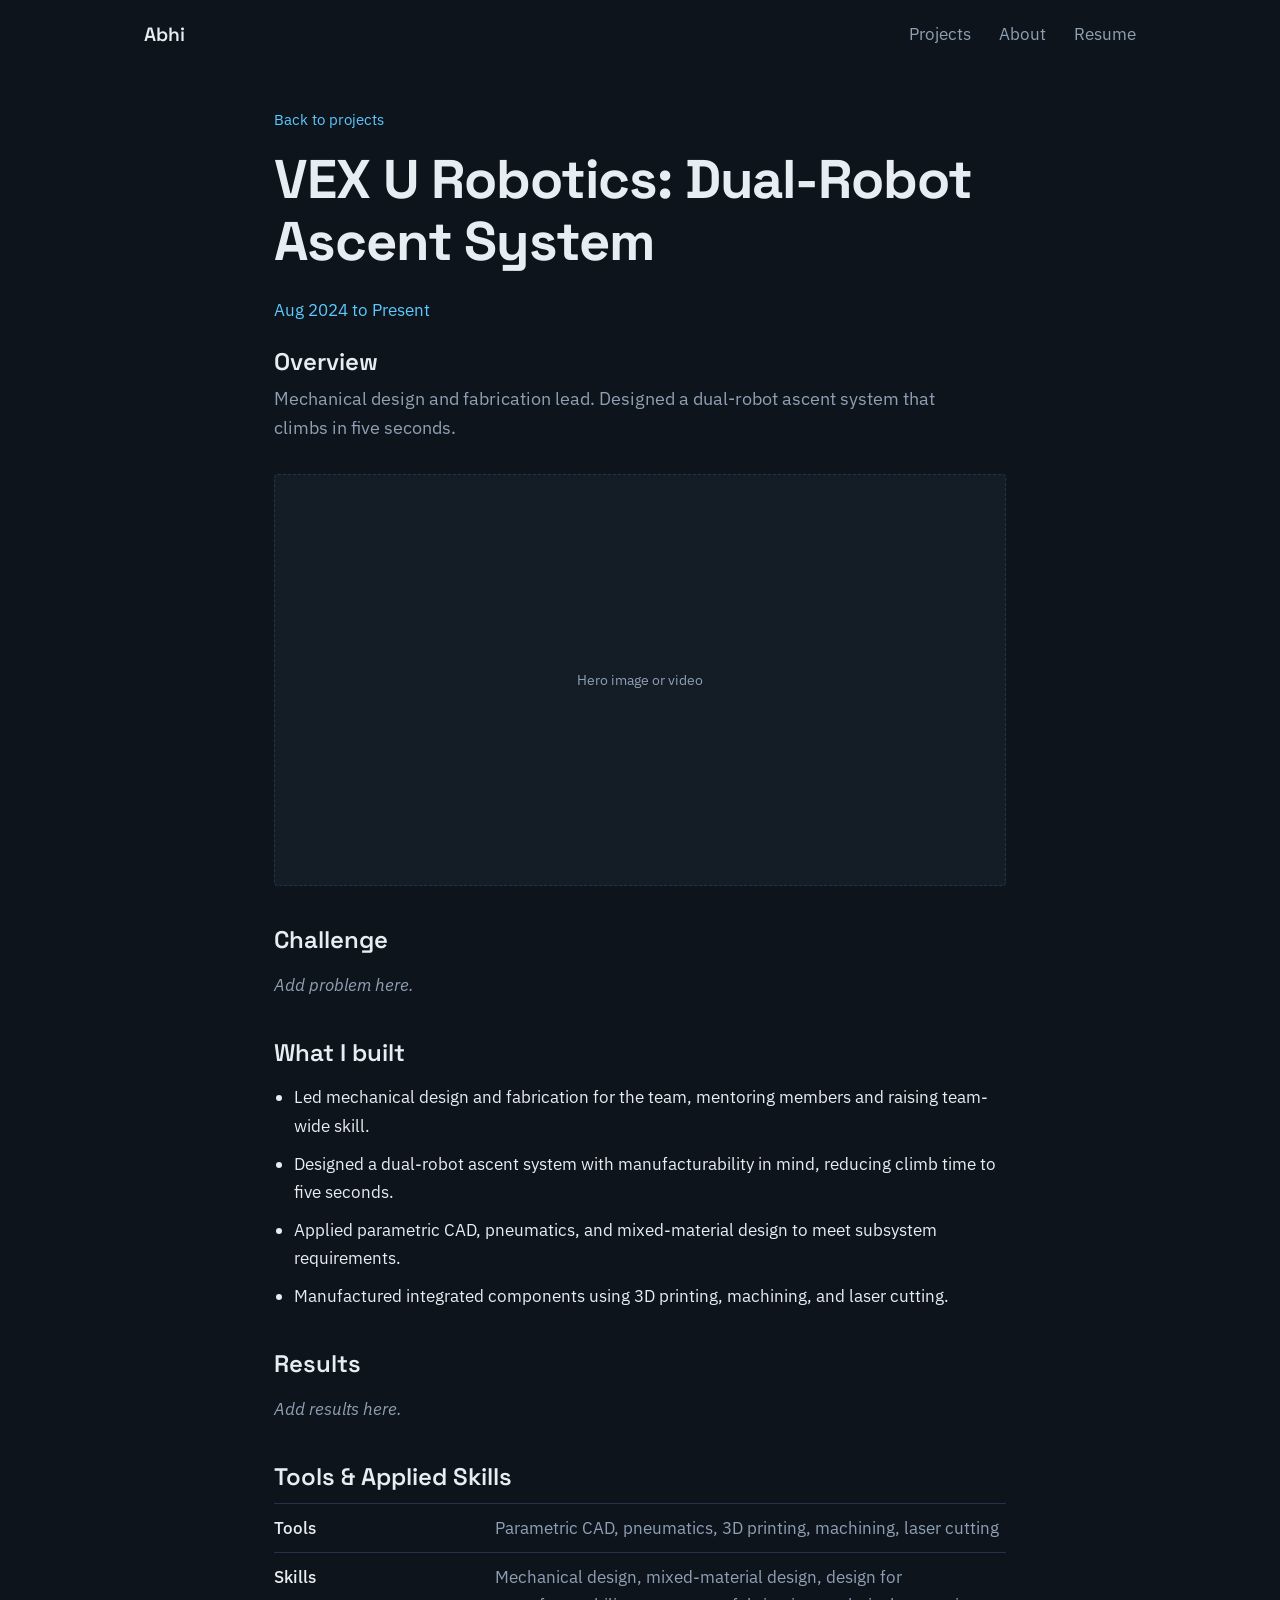
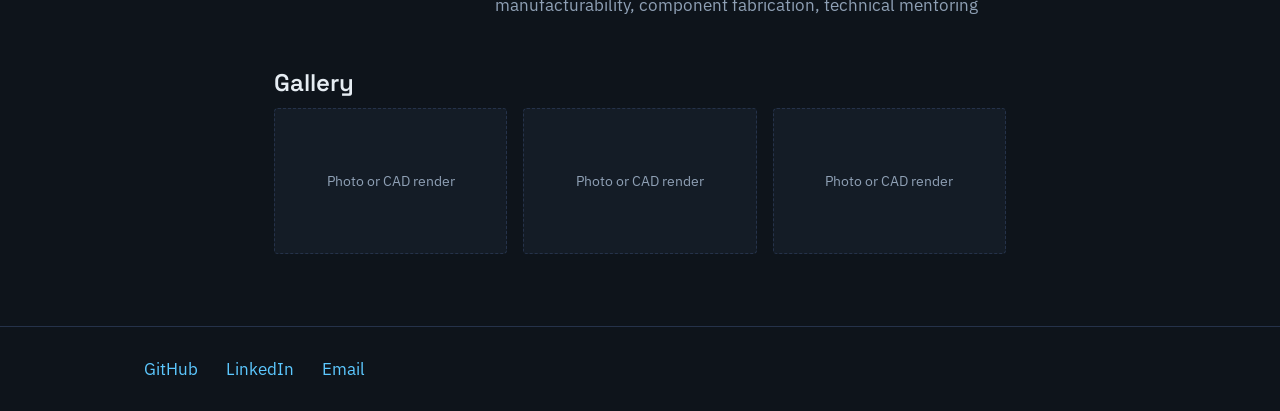
<file: projects/vex-u-robotics.html>
<!DOCTYPE html>
<html lang="en">
  <head>
    <meta charset="utf-8">
    <meta name="viewport" content="width=device-width, initial-scale=1">
    <title>VEX U Robotics: Dual-Robot Ascent System | Abhi</title>
    <meta
      name="description"
      content="Mechanical design and fabrication lead. Designed a dual-robot ascent system that climbs in five seconds."
    >
    <link rel="preconnect" href="https://fonts.googleapis.com">
    <link rel="preconnect" href="https://fonts.gstatic.com" crossorigin>
    <link
      href="https://fonts.googleapis.com/css2?family=IBM+Plex+Sans:wght@400;500&family=Space+Grotesk:wght@500;600;700&display=swap"
      rel="stylesheet"
    >
    <link rel="stylesheet" href="../assets/css/style.css">
  </head>
  <body>
    <div data-site-header></div>
    <main class="wrap page">
      <p class="back"><a href="../index.html#projects">Back to projects</a></p>
      <h1>VEX U Robotics: Dual-Robot Ascent System</h1>
      <p class="meta">Aug 2024 to Present</p>
      <section class="project-overview">
        <h2>Overview</h2>
        <p class="lead">
          Mechanical design and fabrication lead. Designed a dual-robot ascent system
          that climbs in five seconds.
        </p>
      </section>
      <div class="ph hero-media"><span>Hero image or video</span></div>
      <section>
        <h2>Challenge</h2>
        <p class="todo">Add problem here.</p>
      </section>
      <section>
        <h2>What I built</h2>
        <ul>
          <li>Led mechanical design and fabrication for the team, mentoring members and raising team-wide skill.</li>
          <li>Designed a dual-robot ascent system with manufacturability in mind, reducing climb time to five seconds.</li>
          <li>Applied parametric CAD, pneumatics, and mixed-material design to meet subsystem requirements.</li>
          <li>Manufactured integrated components using 3D printing, machining, and laser cutting.</li>
        </ul>
      </section>
      <section>
        <h2>Results</h2>
        <p class="todo">Add results here.</p>
      </section>
      <section>
        <h2>Tools &amp; Applied Skills</h2>
        <dl class="tech-list">
          <div><dt>Tools</dt><dd>Parametric CAD, pneumatics, 3D printing, machining, laser cutting</dd></div>
          <div><dt>Skills</dt><dd>Mechanical design, mixed-material design, design for manufacturability, component fabrication, technical mentoring</dd></div>
        </dl>
      </section>
      <section>
        <h2>Gallery</h2>
        <div class="gal">
          <div class="ph "><span>Photo or CAD render</span></div>
          <div class="ph "><span>Photo or CAD render</span></div>
          <div class="ph "><span>Photo or CAD render</span></div>
        </div>
      </section>
    </main>
    <div data-site-footer></div>
    <script src="../assets/js/site-shared.js"></script>
  </body>
</html>
</file>
<file: assets/css/style.css>
:root{--bg:#0e141b;--panel:#141c26;--line:#25324a;--text:#e6edf3;--mut:#8fa0b5;--acc:#5cc8ff}
*{box-sizing:border-box}html{scroll-behavior:smooth}
body{margin:0;background:var(--bg);color:var(--text);font:400 17px/1.65 "IBM Plex Sans",system-ui,sans-serif}
h1,h2,h3{font-family:"Space Grotesk","IBM Plex Sans",sans-serif;line-height:1.15;margin:0 0 .5em}
h1{font-size:clamp(2rem,5vw,3.4rem);font-weight:700;letter-spacing:-.02em}h2{font-size:1.5rem;font-weight:600}h3{font-size:1.15rem;font-weight:600}
a{color:var(--acc);text-decoration:none}a:hover{text-decoration:underline}
a:focus-visible,button:focus-visible{outline:2px solid var(--acc);outline-offset:3px}
.wrap{max-width:1040px;margin:0 auto;padding:0 24px}
.nav{display:flex;justify-content:space-between;align-items:center;max-width:1040px;margin:0 auto;padding:20px 24px}
.brand{font:600 1.2rem "Space Grotesk",sans-serif;color:var(--text)}.nav nav a{margin-left:24px;color:var(--mut)}.nav nav a:hover{color:var(--text);text-decoration:none}
.hero{padding:96px 0 72px;background-image:linear-gradient(rgba(92,200,255,.07) 1px,transparent 1px),linear-gradient(90deg,rgba(92,200,255,.07) 1px,transparent 1px);background-size:44px 44px}
.hero-greeting{margin:0 0 12px;color:var(--acc);font:500 1rem "Space Grotesk","IBM Plex Sans",sans-serif}
.hero h1{max-width:14em}.lead{color:var(--mut);max-width:40em;font-size:1.1rem}
.row{display:flex;justify-content:space-between;align-items:center;flex-wrap:wrap;gap:12px;margin:24px 0}
.filters button{background:none;border:1px solid var(--line);color:var(--mut);padding:6px 14px;border-radius:6px;margin-left:8px;font:inherit;font-size:.9rem;cursor:pointer}
.filters button.on{border-color:var(--acc);color:var(--acc)}
.grid{display:grid;grid-template-columns:repeat(auto-fill,minmax(300px,1fr));gap:24px;padding-bottom:72px}
.card{display:block;color:var(--text);border:1px solid var(--line);border-radius:6px;padding:14px 14px 18px;transition:border-color .15s}
.card:hover{border-color:var(--acc);text-decoration:none}.card[hidden]{display:none}
.card h3{margin-top:14px}.card p{color:var(--mut);font-size:.95rem;margin:0 0 10px}.tags{color:var(--acc);font-size:.85rem}
.ph{background:var(--panel);border:1px dashed var(--line);border-radius:4px;aspect-ratio:16/10;display:grid;place-items:center;color:var(--mut);font-size:.9rem}
.hero-media{margin:32px 0}.ph.hero-media{aspect-ratio:16/9}
.video-embed{width:100%;aspect-ratio:16/9;overflow:hidden;border-radius:4px;background:var(--panel)}.video-embed iframe{display:block;width:100%;height:100%;border:0}
.media{width:100%;height:auto;border-radius:4px;display:block}.card .media{aspect-ratio:16/10;object-fit:cover}.gal .media{aspect-ratio:16/10;object-fit:contain;background:var(--panel)}
.page{padding-top:24px;padding-bottom:72px;max-width:780px}.back{font-size:.95rem}.meta{color:var(--acc);margin-top:-.2em}
.about-intro{display:grid;grid-template-columns:minmax(0,1fr) minmax(180px,240px);align-items:start;gap:28px;margin-top:20px}.about-intro .lead{margin:0}.about-photo{display:block;width:100%;aspect-ratio:4/5;object-fit:cover;object-position:50% 70%;border-radius:4px;background:var(--panel)}
.page section{margin-top:40px}.page ul{padding-left:1.2em}.page li{margin-bottom:.6em}
.page section.project-overview{margin-top:24px}.project-overview h2{margin-bottom:.35em}.project-overview .lead{margin-top:0}
.project-figure{margin:24px 0}.project-figure .media{max-height:520px;object-fit:contain;background:var(--panel)}.project-figure figcaption{margin-top:8px;color:var(--mut);font-size:.9rem}
.tech-list{margin:0}.tech-list div{display:grid;grid-template-columns:minmax(140px,.4fr) 1fr;gap:16px;padding:10px 0;border-top:1px solid var(--line)}.tech-list dt{font-weight:500}.tech-list dd{margin:0;color:var(--mut)}
.todo{color:var(--mut);font-style:italic}
.gal{display:grid;grid-template-columns:repeat(auto-fit,minmax(200px,1fr));gap:16px}
.gal a{display:block;border:1px solid var(--line);border-radius:4px;overflow:hidden;background:var(--panel);transition:border-color .15s ease,transform .15s ease,box-shadow .15s ease}
.gal a:hover{border-color:var(--acc);text-decoration:none;box-shadow:0 10px 24px rgba(0,0,0,.18);transform:translateY(-1px)}
.gal .media{aspect-ratio:16/10;object-fit:contain;background:var(--panel);transition:transform .2s ease,opacity .2s ease;cursor:pointer}
.gal a:hover .media{transform:scale(1.02);opacity:.98}
.gallery-modal{position:fixed;inset:0;background:rgba(8,12,18,.9);display:flex;align-items:center;justify-content:center;padding:24px;z-index:1000}
.gallery-modal[hidden]{display:none}
.gallery-modal__backdrop{position:absolute;inset:0}
.gallery-modal__panel{position:relative;max-width:min(92vw,1100px);max-height:92vh;width:100%;display:flex;align-items:center;justify-content:center;background:var(--panel);border:1px solid var(--line);border-radius:8px;padding:18px;box-shadow:0 30px 80px rgba(0,0,0,.55)}
.gallery-modal__image{display:block;max-width:100%;max-height:calc(92vh - 72px);width:auto;height:auto;border-radius:4px;object-fit:contain;background:var(--panel)}
.gallery-modal__close{position:absolute;top:12px;right:12px;appearance:none;border:1px solid var(--line);background:rgba(12,17,23,.9);color:var(--text);border-radius:50%;width:36px;height:36px;display:grid;place-items:center;cursor:pointer;font-size:1.2rem;line-height:1}
.gallery-modal__close:hover{text-decoration:none}
.btn{display:inline-block;border:1px solid var(--acc);border-radius:6px;padding:8px 18px}
footer{border-top:1px solid var(--line);padding:28px 0;color:var(--mut)}footer a{margin-right:24px}
@media(max-width:600px){.hero{padding:56px 0 40px}.filters button{margin:0 8px 0 0}.about-intro{grid-template-columns:1fr;gap:18px}.about-photo{max-width:280px;justify-self:center}.tech-list div{grid-template-columns:1fr;gap:2px}.gallery-modal__panel{padding:12px}.gallery-modal__close{top:8px;right:8px}} 
@media(prefers-reduced-motion:reduce){*{transition:none!important;scroll-behavior:auto!important}}
</file>
